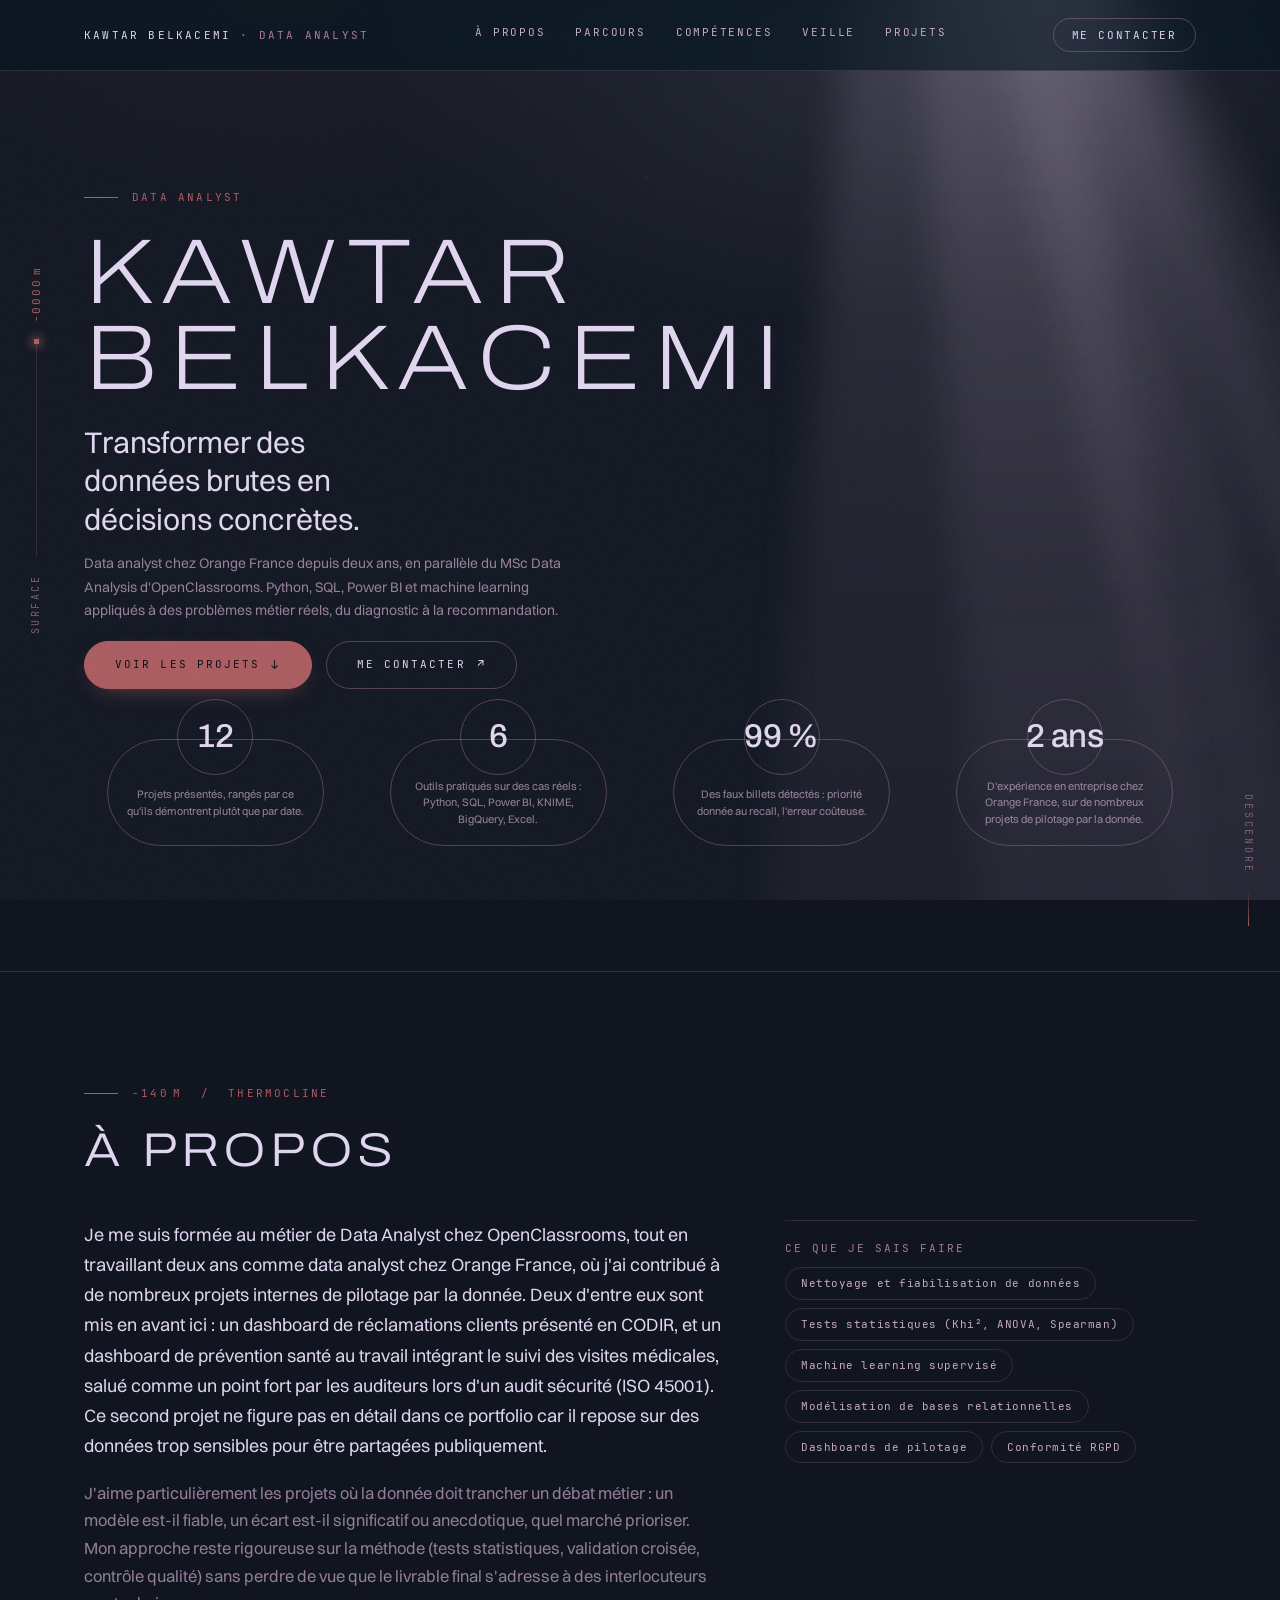
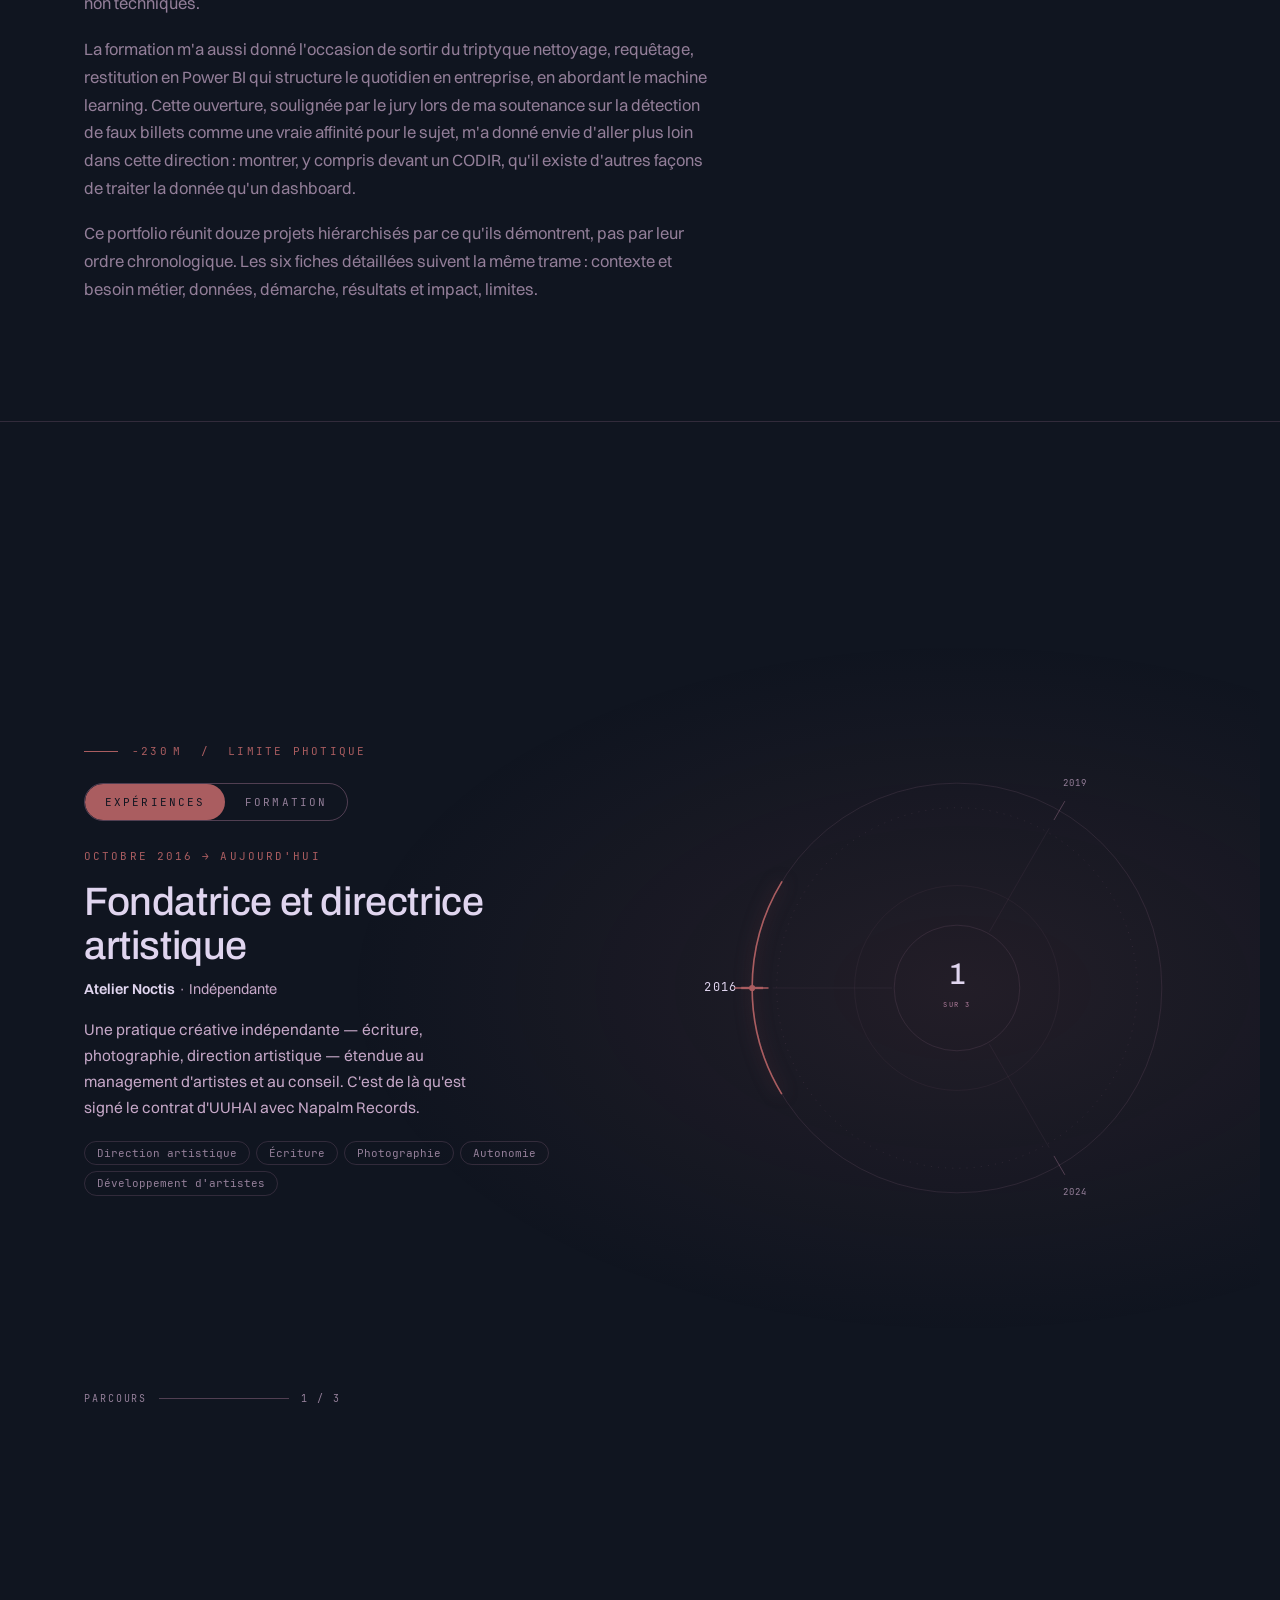
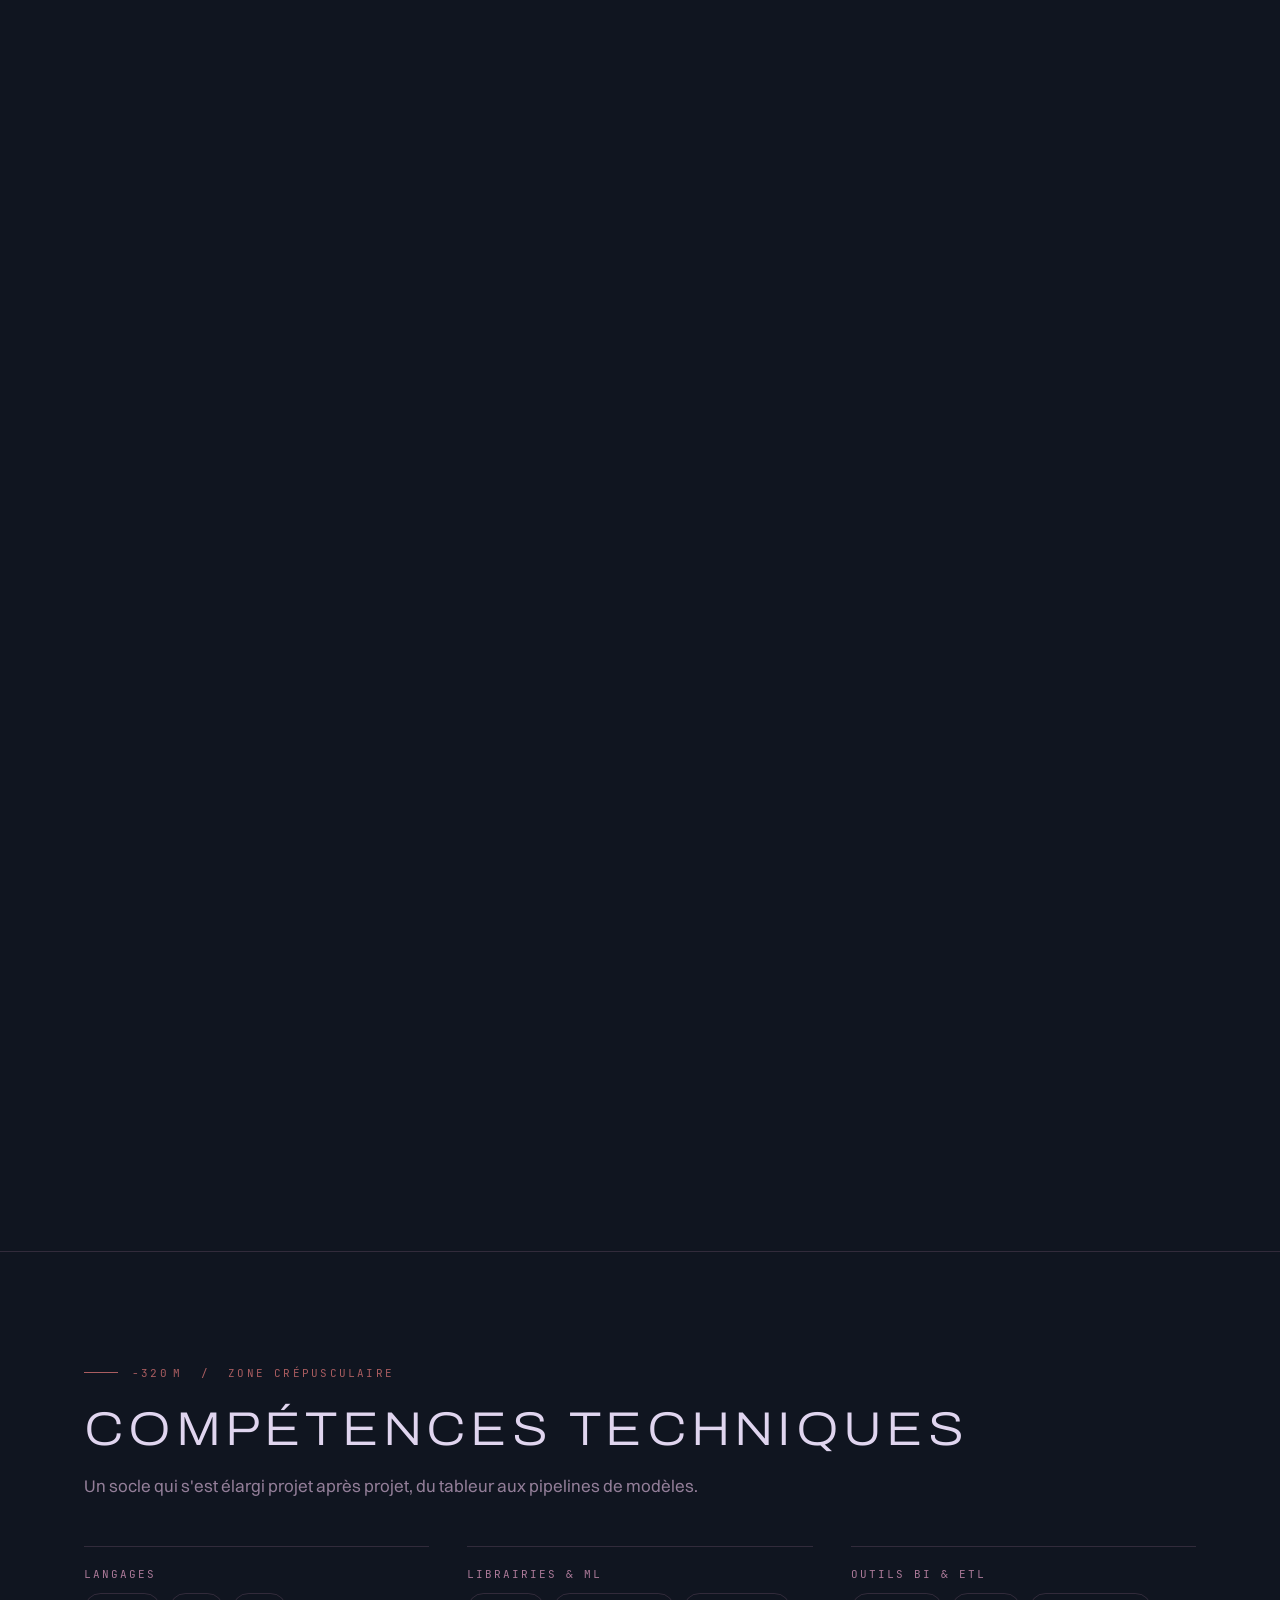
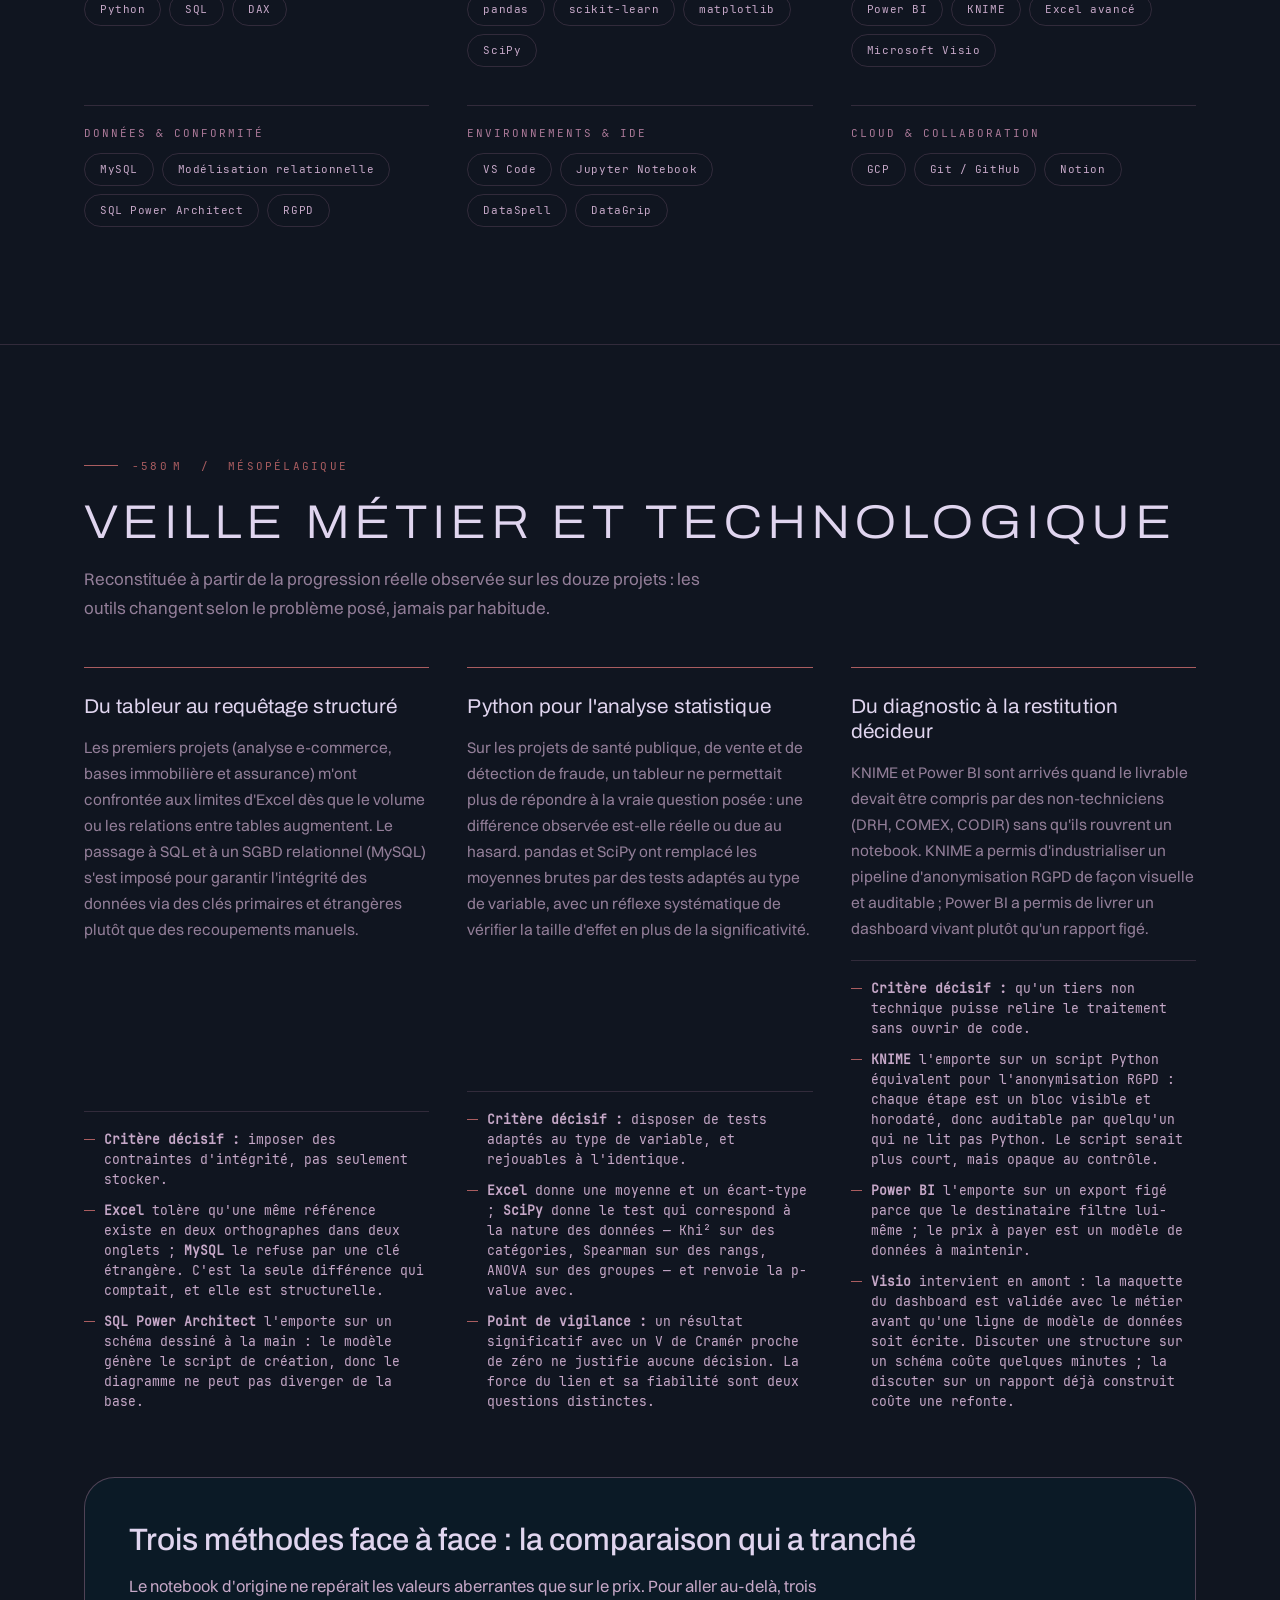
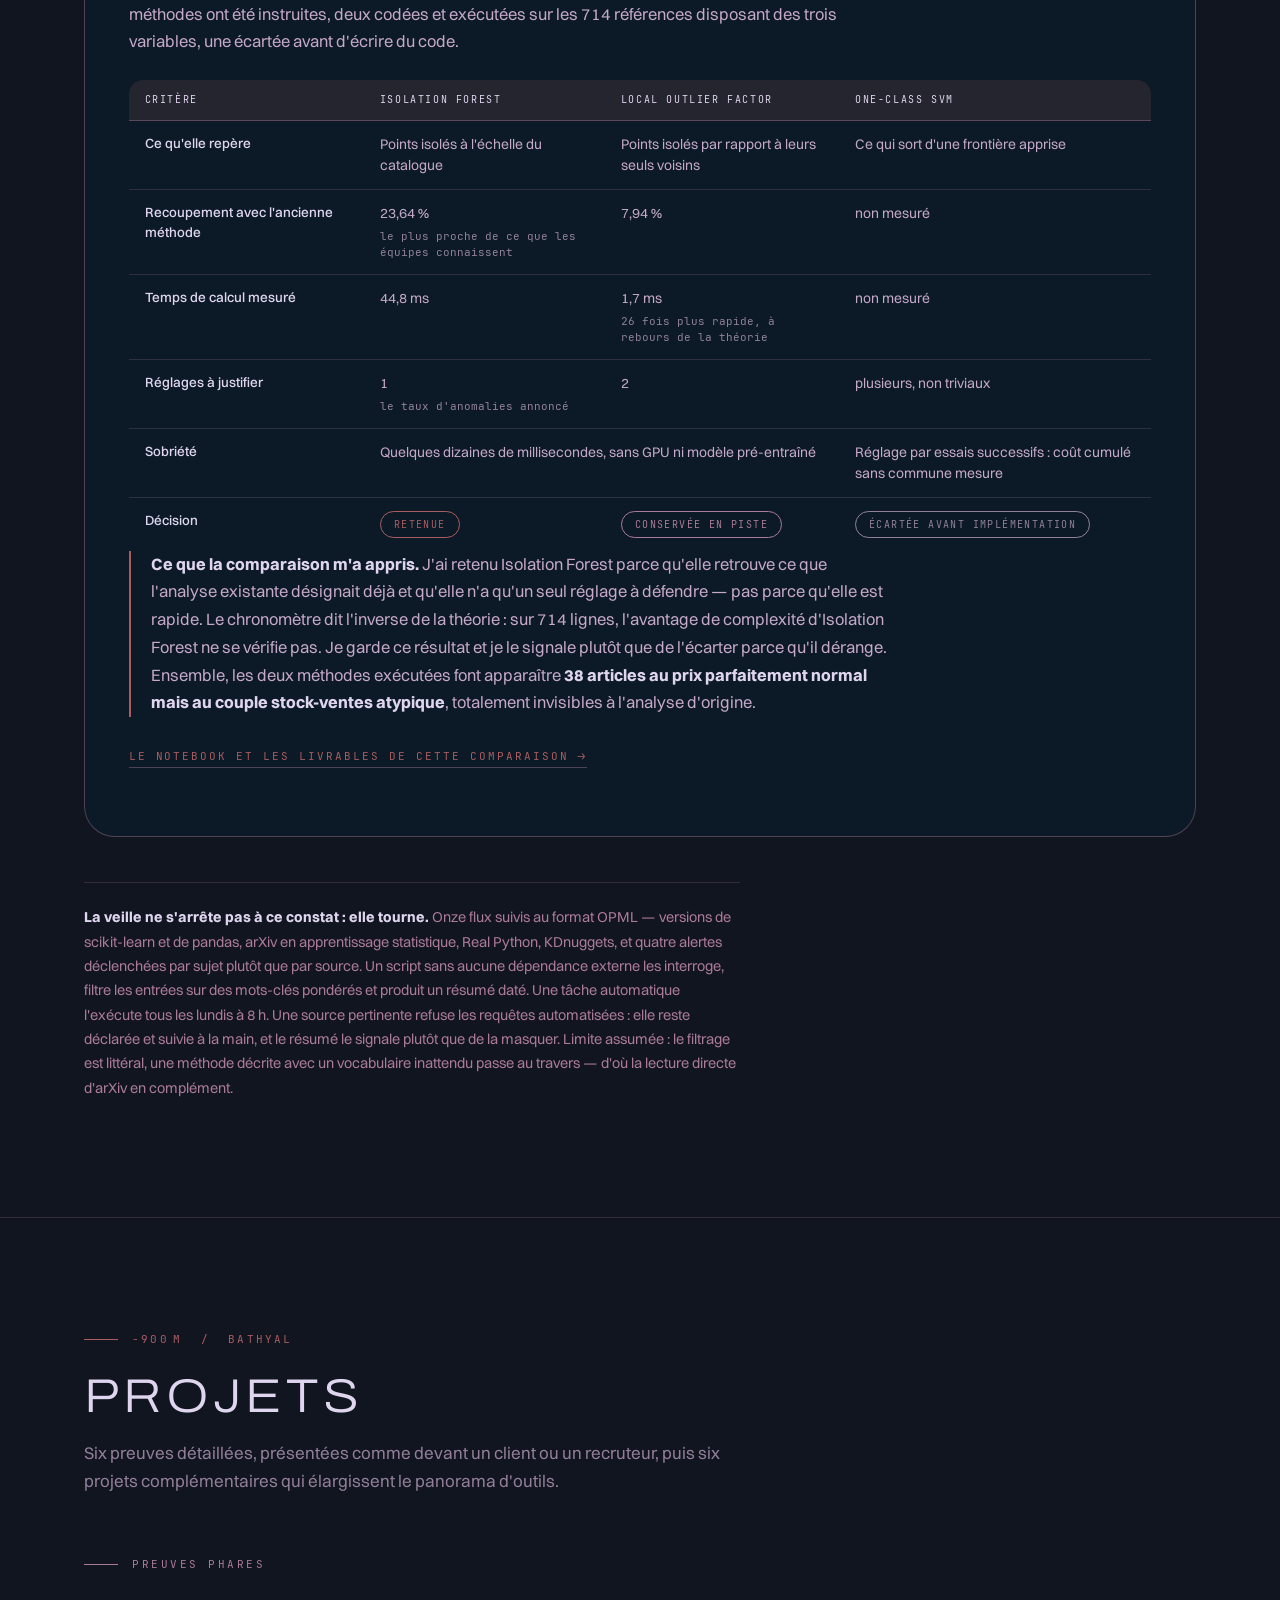
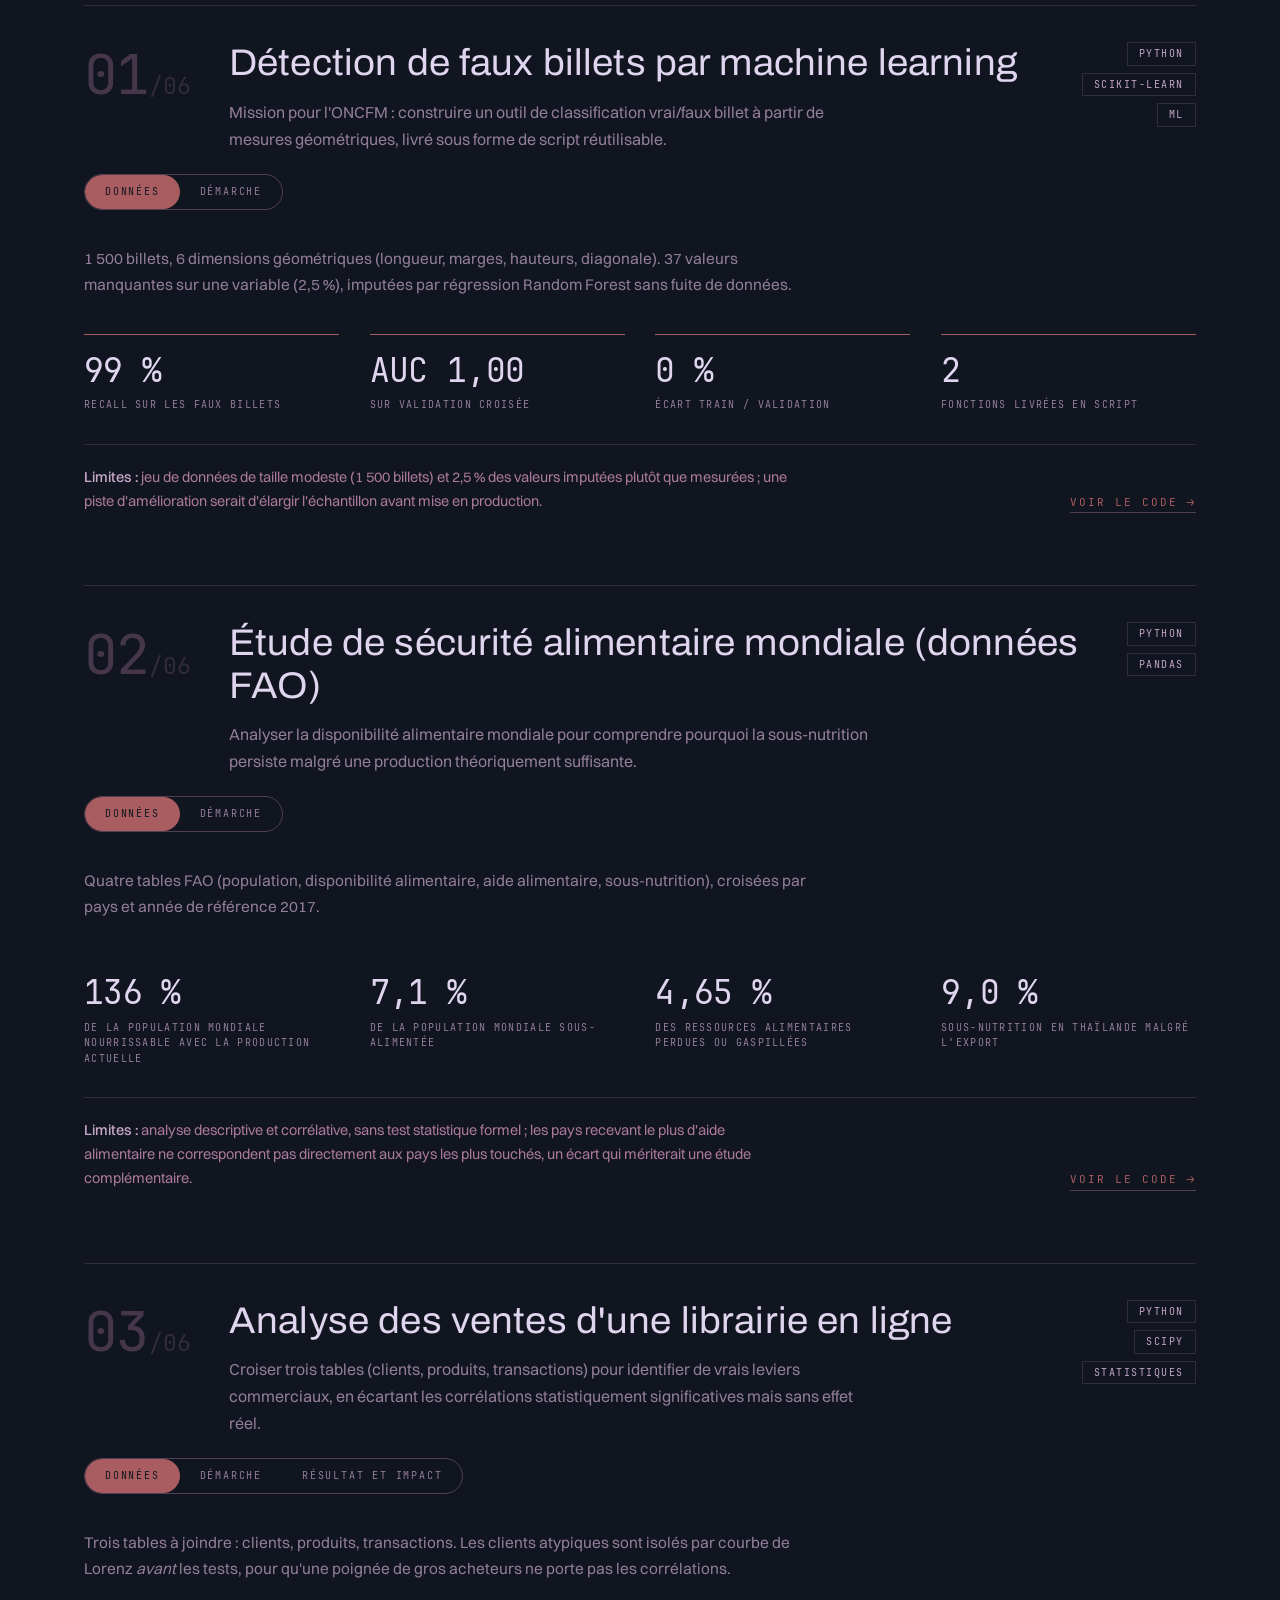
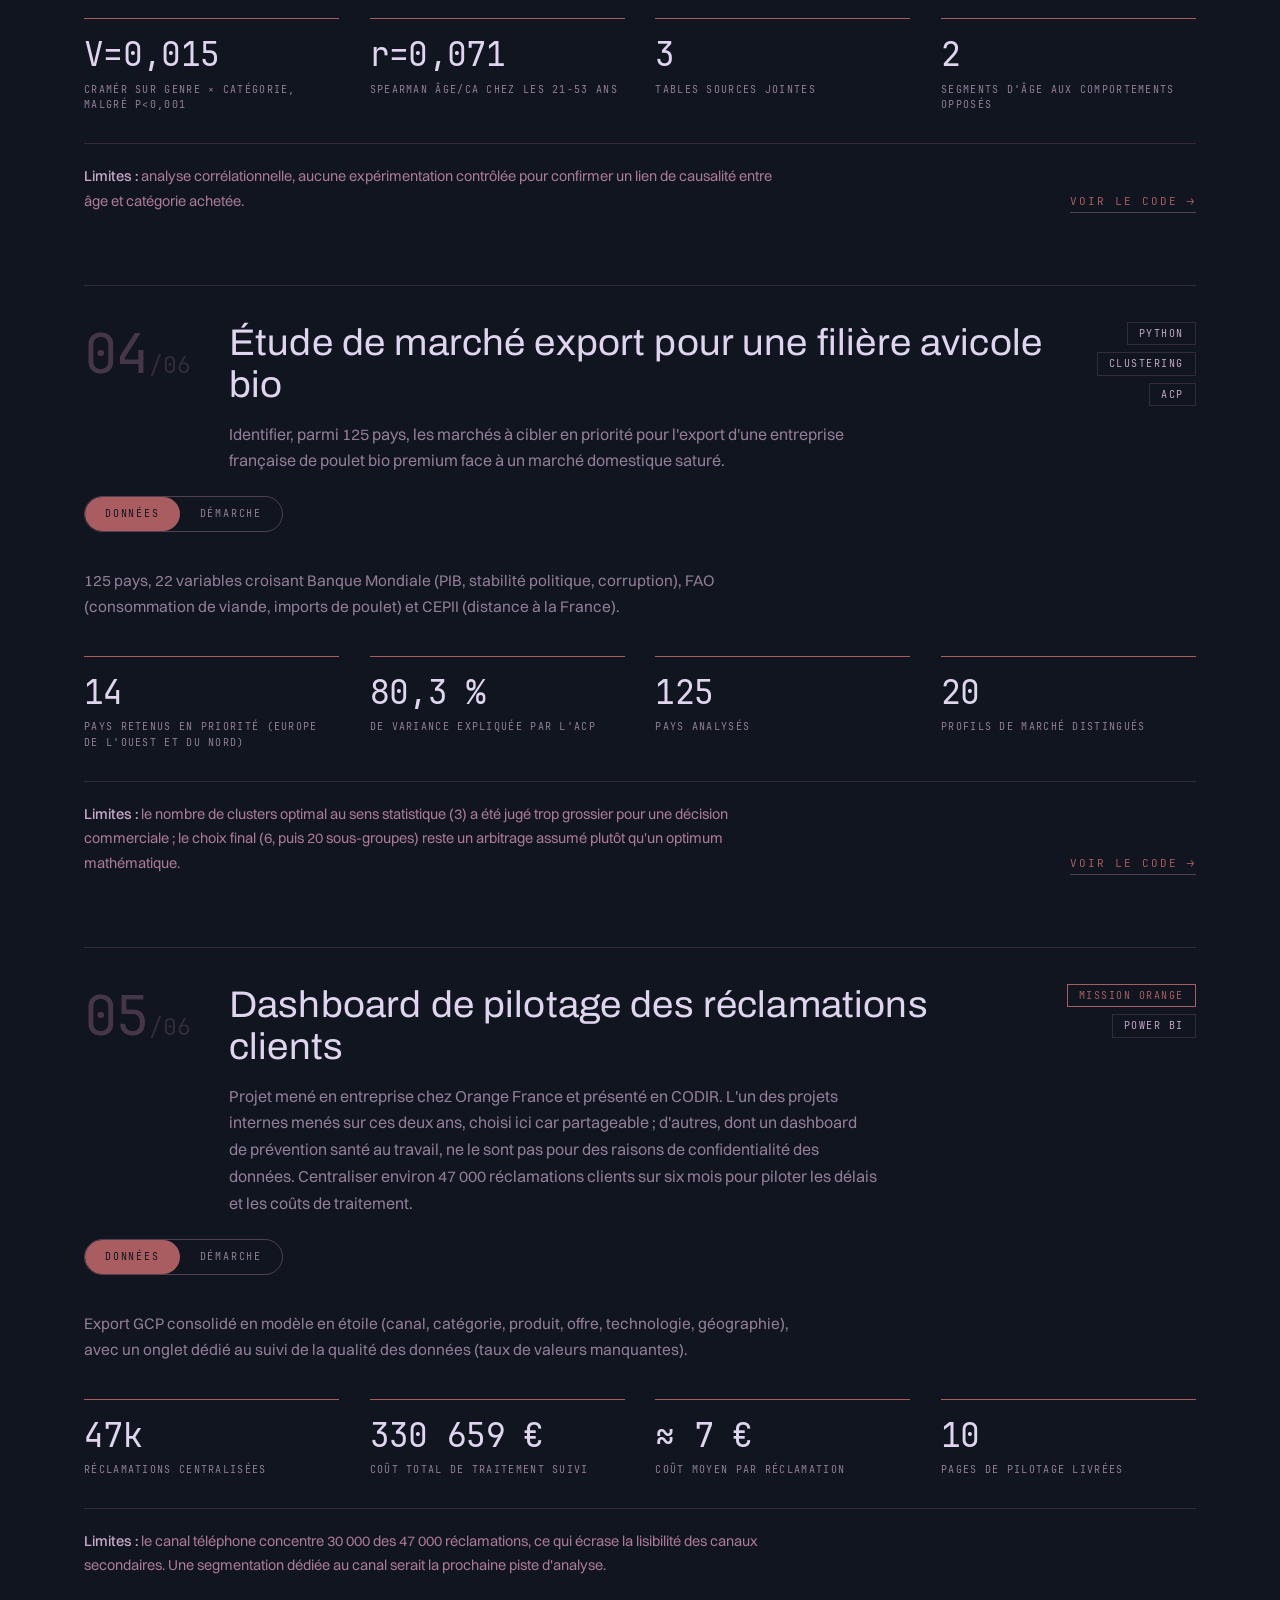
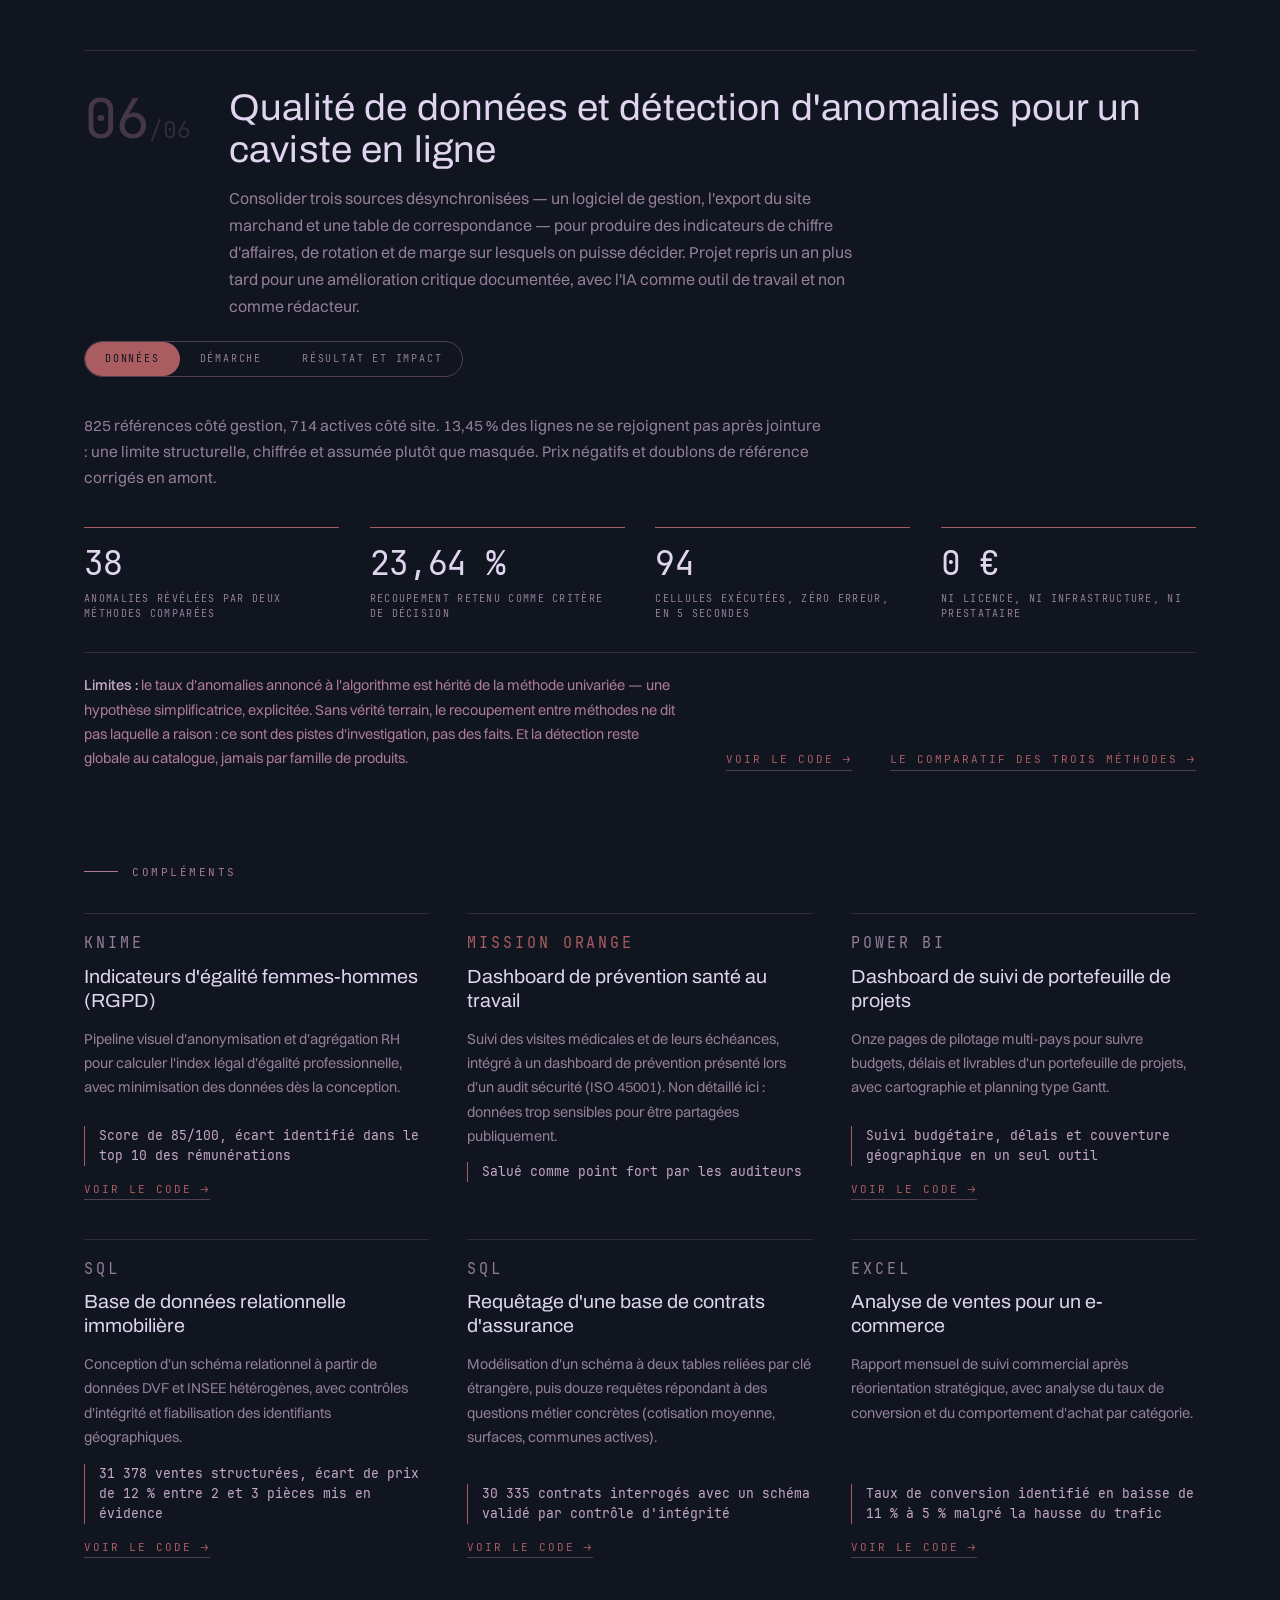
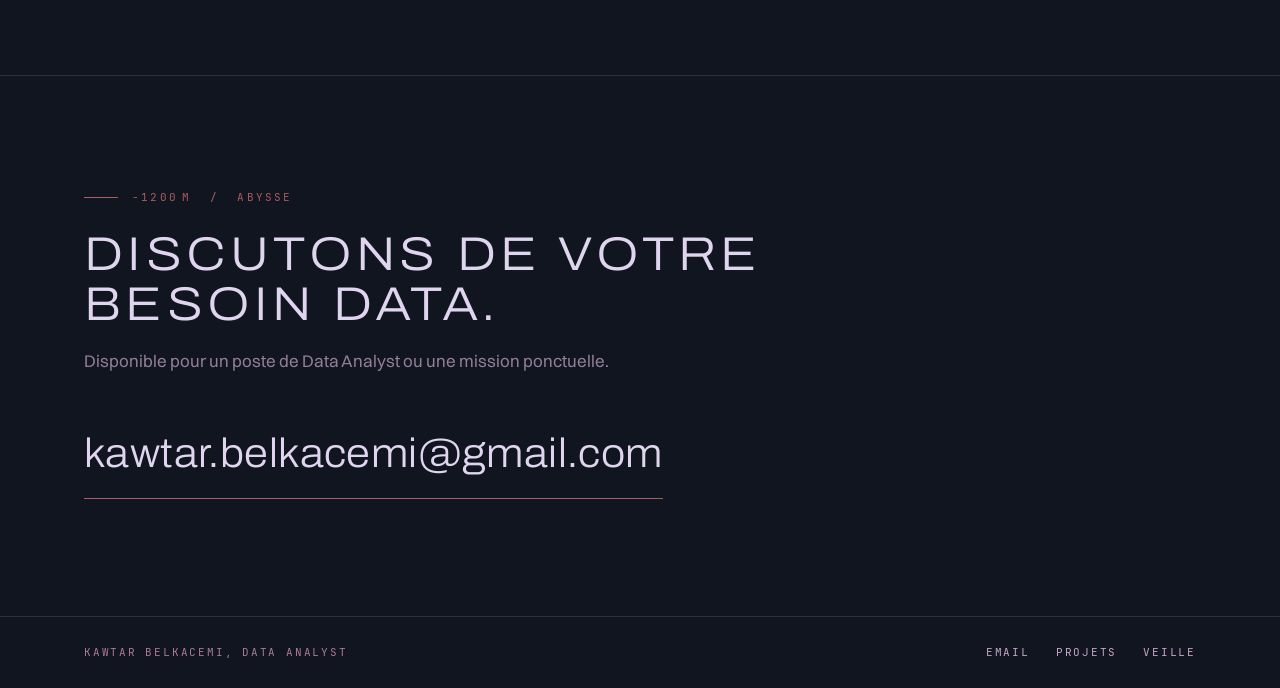
<file: index.html>
<!doctype html>
<html lang="fr">
<head>
<meta charset="utf-8">
<meta name="viewport" content="width=device-width, initial-scale=1">
<title>Kawtar Belkacemi — Data Analyst</title>
<meta name="description" content="Portfolio de Kawtar Belkacemi, Data Analyst. Douze projets, de l'analyse exploratoire au machine learning, avec démarche, résultats et veille technologique.">
<meta name="theme-color" content="#032633">
<link rel="preconnect" href="https://fonts.googleapis.com">
<link rel="preconnect" href="https://fonts.gstatic.com" crossorigin>
<link rel="stylesheet" href="https://fonts.googleapis.com/css2?family=Archivo:wdth,wght@62..125,100..900&display=swap">
<link rel="stylesheet" href="style.css">
</head>
<body>

<a class="skip" href="#contenu">Aller au contenu</a>

<canvas id="drift" aria-hidden="true"></canvas>
<div class="veil" aria-hidden="true"></div>

<aside class="rail" aria-hidden="true">
  <span class="rail-depth" id="railDepth">−0000&thinsp;m</span>
  <span class="rail-track"><span class="rail-fill" id="railFill"></span></span>
  <span class="rail-zone" id="railZone">Surface</span>
</aside>

<header class="nav">
  <div class="wrap">
    <a class="brand" href="#top">Kawtar Belkacemi <span>· Data Analyst</span></a>
    <nav class="links" aria-label="Sections">
      <a href="#apropos">À propos</a>
      <a href="#parcours">Parcours</a>
      <a href="#competences">Compétences</a>
      <a href="#veille">Veille</a>
      <a href="#projets">Projets</a>
    </nav>
    <a class="nav-cta" href="mailto:kawtar.belkacemi@gmail.com">Me contacter</a>
  </div>
</header>

<main id="contenu">

  <!-- ————————————————————————————— SURFACE ————————————————————————————— -->
  <section class="hero" id="top" data-depth="0" data-zone="Surface">
    <div class="wrap">
      <p class="eyebrow"><span class="tick"></span>Data Analyst</p>
      <h1>
        <span class="h1-name" aria-hidden="true"><em>Kawtar</em><em>Belkacemi</em></span>
        <span class="sr-only">Kawtar Belkacemi — </span>
        <span class="h1-claim">Transformer des données brutes en décisions concrètes.</span>
      </h1>
      <p class="sub">Data analyst chez Orange France depuis deux ans, en parallèle du MSc Data Analysis d'OpenClassrooms. Python, SQL, Power BI et machine learning appliqués à des problèmes métier réels, du diagnostic à la recommandation.</p>
      <div class="hero-actions">
        <a class="btn-primary" href="#projets">Voir les projets</a>
        <a class="btn-secondary" href="mailto:kawtar.belkacemi@gmail.com">Me contacter</a>
      </div>
      <ul class="hero-meta">
        <li class="stat"><b>12</b><span>Projets présentés, rangés par ce qu'ils démontrent plutôt que par date.</span></li>
        <li class="stat"><b>6</b><span>Outils pratiqués sur des cas réels : Python, SQL, Power BI, KNIME, BigQuery, Excel.</span></li>
        <li class="stat"><b>99&nbsp;%</b><span>Des faux billets détectés : priorité donnée au recall, l'erreur coûteuse.</span></li>
        <li class="stat"><b>2 ans</b><span>D'expérience en entreprise chez Orange France, sur de nombreux projets de pilotage par la donnée.</span></li>
      </ul>
    </div>
    <span class="scroll-hint" aria-hidden="true">Descendre</span>
  </section>

  <!-- ————————————————————————————— −140 m ————————————————————————————— -->
  <section id="apropos" data-depth="140" data-zone="Thermocline">
    <div class="wrap">
      <div class="section-head reveal">
        <p class="eyebrow"><span class="tick"></span>−140&thinsp;m &nbsp;/&nbsp; Thermocline</p>
        <h2>À propos</h2>
      </div>
      <div class="about-grid">
        <div class="about-text reveal">
          <p>Je me suis formée au métier de Data Analyst chez OpenClassrooms, tout en travaillant deux ans comme data analyst chez Orange France, où j'ai contribué à de nombreux projets internes de pilotage par la donnée. Deux d'entre eux sont mis en avant ici : un dashboard de réclamations clients présenté en CODIR, et un dashboard de prévention santé au travail intégrant le suivi des visites médicales, salué comme un point fort par les auditeurs lors d'un audit sécurité (ISO 45001). Ce second projet ne figure pas en détail dans ce portfolio car il repose sur des données trop sensibles pour être partagées publiquement.</p>
          <p>J'aime particulièrement les projets où la donnée doit trancher un débat métier : un modèle est-il fiable, un écart est-il significatif ou anecdotique, quel marché prioriser. Mon approche reste rigoureuse sur la méthode (tests statistiques, validation croisée, contrôle qualité) sans perdre de vue que le livrable final s'adresse à des interlocuteurs non techniques.</p>
          <p>La formation m'a aussi donné l'occasion de sortir du triptyque nettoyage, requêtage, restitution en Power BI qui structure le quotidien en entreprise, en abordant le machine learning. Cette ouverture, soulignée par le jury lors de ma soutenance sur la détection de faux billets comme une vraie affinité pour le sujet, m'a donné envie d'aller plus loin dans cette direction : montrer, y compris devant un CODIR, qu'il existe d'autres façons de traiter la donnée qu'un dashboard.</p>
          <p>Ce portfolio réunit douze projets hiérarchisés par ce qu'ils démontrent, pas par leur ordre chronologique. Les six fiches détaillées suivent la même trame : contexte et besoin métier, données, démarche, résultats et impact, limites.</p>
        </div>
        <div class="about-aside reveal">
          <h3 class="mono-label">Ce que je sais faire</h3>
          <ul class="tag-list">
            <li>Nettoyage et fiabilisation de données</li>
            <li>Tests statistiques (Khi², ANOVA, Spearman)</li>
            <li>Machine learning supervisé</li>
            <li>Modélisation de bases relationnelles</li>
            <li>Dashboards de pilotage</li>
            <li>Conformité RGPD</li>
          </ul>
        </div>
      </div>
    </div>
  </section>


  <!-- ————————————————————————————— −230 m ————————————————————————————— -->
  <section id="parcours" data-depth="230" data-zone="Limite photique">
    <div class="pk-stage">
      <div class="pk-panel">
        <p class="eyebrow"><span class="tick"></span>−230&thinsp;m &nbsp;/&nbsp; Limite photique</p>
        <div class="pk-toggle" role="group" aria-label="Filtrer le parcours">
          <button id="pkExp" type="button" aria-pressed="true">Expériences</button>
          <button id="pkForm" type="button" aria-pressed="false">Formation</button>
        </div>
        <div class="pk-entry" id="pkEntry" aria-live="polite"></div>
      </div>
      <div class="pk-wheel" id="pkWheel">
        <svg viewBox="0 0 700 700" id="pkSvg" aria-hidden="true">
          <circle class="pk-rim" cx="350" cy="350" r="300"></circle>
          <circle class="pk-rim-dot" cx="350" cy="350" r="264"></circle>
          <circle class="pk-rim" cx="350" cy="350" r="150" opacity=".5"></circle>
          <circle class="pk-lit" id="pkLit" cx="350" cy="350" r="300" transform="rotate(180 350 350)"></circle>
          <g id="pkSpin"></g>
          <line class="pk-marker" x1="24" y1="350" x2="74" y2="350"></line>
          <circle class="pk-marker-dot" cx="50" cy="350" r="4.5"></circle>
          <circle class="pk-hub" cx="350" cy="350" r="92"></circle>
          <text class="pk-hub-count" id="pkCount" x="350" y="344" text-anchor="middle">1</text>
          <text class="pk-hub-label" id="pkTotal" x="350" y="378" text-anchor="middle">sur 3</text>
        </svg>
      </div>
      <div class="pk-gauge" aria-hidden="true">
        <span>Parcours</span><span class="bar"><i id="pkGauge"></i></span><span id="pkTxt">1 / 3</span>
      </div>
    </div>
  </section>

  <!-- ————————————————————————————— −320 m ————————————————————————————— -->
  <section id="competences" data-depth="320" data-zone="Zone crépusculaire">
    <div class="wrap">
      <div class="section-head reveal">
        <p class="eyebrow"><span class="tick"></span>−320&thinsp;m &nbsp;/&nbsp; Zone crépusculaire</p>
        <h2>Compétences techniques</h2>
        <p class="lede">Un socle qui s'est élargi projet après projet, du tableur aux pipelines de modèles.</p>
      </div>
      <div class="skill-grid">
        <div class="skill-group reveal">
          <h3 class="mono-label">Langages</h3>
          <ul class="tag-list"><li>Python</li><li>SQL</li><li>DAX</li></ul>
        </div>
        <div class="skill-group reveal">
          <h3 class="mono-label">Librairies &amp; ML</h3>
          <ul class="tag-list"><li>pandas</li><li>scikit-learn</li><li>matplotlib</li><li>SciPy</li></ul>
        </div>
        <div class="skill-group reveal">
          <h3 class="mono-label">Outils BI &amp; ETL</h3>
          <ul class="tag-list"><li>Power BI</li><li>KNIME</li><li>Excel avancé</li><li>Microsoft Visio</li></ul>
        </div>
        <div class="skill-group reveal">
          <h3 class="mono-label">Données &amp; conformité</h3>
          <ul class="tag-list"><li>MySQL</li><li>Modélisation relationnelle</li><li>SQL Power Architect</li><li>RGPD</li></ul>
        </div>
        <div class="skill-group reveal">
          <h3 class="mono-label">Environnements &amp; IDE</h3>
          <ul class="tag-list"><li>VS Code</li><li>Jupyter Notebook</li><li>DataSpell</li><li>DataGrip</li></ul>
        </div>
        <div class="skill-group reveal">
          <h3 class="mono-label">Cloud &amp; collaboration</h3>
          <ul class="tag-list"><li>GCP</li><li>Git / GitHub</li><li>Notion</li></ul>
        </div>
      </div>
    </div>
  </section>

  <!-- ————————————————————————————— −580 m ————————————————————————————— -->
  <section id="veille" data-depth="580" data-zone="Mésopélagique">
    <div class="wrap">
      <div class="section-head reveal">
        <p class="eyebrow"><span class="tick"></span>−580&thinsp;m &nbsp;/&nbsp; Mésopélagique</p>
        <h2>Veille métier et technologique</h2>
        <p class="lede">Reconstituée à partir de la progression réelle observée sur les douze projets : les outils changent selon le problème posé, jamais par habitude.</p>
      </div>
      <div class="veille-grid">
        <article class="veille-card reveal">
          <h3>Du tableur au requêtage structuré</h3>
          <p>Les premiers projets (analyse e-commerce, bases immobilière et assurance) m'ont confrontée aux limites d'Excel dès que le volume ou les relations entre tables augmentent. Le passage à SQL et à un SGBD relationnel (MySQL) s'est imposé pour garantir l'intégrité des données via des clés primaires et étrangères plutôt que des recoupements manuels.</p>
          <ul>
            <li><b>Critère décisif :</b> imposer des contraintes d'intégrité, pas seulement stocker.</li>
            <li><b>Excel</b> tolère qu'une même référence existe en deux orthographes dans deux onglets ; <b>MySQL</b> le refuse par une clé étrangère. C'est la seule différence qui comptait, et elle est structurelle.</li>
            <li><b>SQL Power Architect</b> l'emporte sur un schéma dessiné à la main : le modèle génère le script de création, donc le diagramme ne peut pas diverger de la base.</li>
          </ul>
        </article>
        <article class="veille-card reveal">
          <h3>Python pour l'analyse statistique</h3>
          <p>Sur les projets de santé publique, de vente et de détection de fraude, un tableur ne permettait plus de répondre à la vraie question posée : une différence observée est-elle réelle ou due au hasard. pandas et SciPy ont remplacé les moyennes brutes par des tests adaptés au type de variable, avec un réflexe systématique de vérifier la taille d'effet en plus de la significativité.</p>
          <ul>
            <li><b>Critère décisif :</b> disposer de tests adaptés au type de variable, et rejouables à l'identique.</li>
            <li><b>Excel</b> donne une moyenne et un écart-type ; <b>SciPy</b> donne le test qui correspond à la nature des données — Khi² sur des catégories, Spearman sur des rangs, ANOVA sur des groupes — et renvoie la p-value avec.</li>
            <li><b>Point de vigilance :</b> un résultat significatif avec un V de Cramér proche de zéro ne justifie aucune décision. La force du lien et sa fiabilité sont deux questions distinctes.</li>
          </ul>
        </article>
        <article class="veille-card reveal">
          <h3>Du diagnostic à la restitution décideur</h3>
          <p>KNIME et Power BI sont arrivés quand le livrable devait être compris par des non-techniciens (DRH, COMEX, CODIR) sans qu'ils rouvrent un notebook. KNIME a permis d'industrialiser un pipeline d'anonymisation RGPD de façon visuelle et auditable ; Power BI a permis de livrer un dashboard vivant plutôt qu'un rapport figé.</p>
          <ul>
            <li><b>Critère décisif :</b> qu'un tiers non technique puisse relire le traitement sans ouvrir de code.</li>
            <li><b>KNIME</b> l'emporte sur un script Python équivalent pour l'anonymisation RGPD : chaque étape est un bloc visible et horodaté, donc auditable par quelqu'un qui ne lit pas Python. Le script serait plus court, mais opaque au contrôle.</li>
            <li><b>Power BI</b> l'emporte sur un export figé parce que le destinataire filtre lui-même ; le prix à payer est un modèle de données à maintenir.</li>
            <li><b>Visio</b> intervient en amont : la maquette du dashboard est validée avec le métier avant qu'une ligne de modèle de données soit écrite. Discuter une structure sur un schéma coûte quelques minutes ; la discuter sur un rapport déjà construit coûte une refonte.</li>
          </ul>
        </article>
      </div>
      <div class="veille-compare reveal">
        <h3 id="compare-titre">Trois méthodes face à face : la comparaison qui a tranché</h3>
        <p>Le notebook d'origine ne repérait les valeurs aberrantes que sur le prix. Pour aller au-delà, trois méthodes ont été instruites, deux codées et exécutées sur les 714 références disposant des trois variables, une écartée avant d'écrire du code.</p>
        <div class="table-scroll" tabindex="0" role="region" aria-labelledby="compare-titre">
          <table class="cmp">
            <caption class="sr-only">Comparaison de trois méthodes de détection d'anomalies sur cinq critères, avec la décision retenue pour chacune.</caption>
            <thead>
              <tr>
                <th scope="col">Critère</th>
                <th scope="col">Isolation Forest</th>
                <th scope="col">Local Outlier Factor</th>
                <th scope="col">One-Class SVM</th>
              </tr>
            </thead>
            <tbody>
              <tr><th scope="row">Ce qu'elle repère</th>
                <td>Points isolés à l'échelle du catalogue</td>
                <td>Points isolés par rapport à leurs seuls voisins</td>
                <td>Ce qui sort d'une frontière apprise</td></tr>
              <tr><th scope="row">Recoupement avec l'ancienne méthode</th>
                <td>23,64&nbsp;% <span class="cmp-note">le plus proche de ce que les équipes connaissent</span></td>
                <td>7,94&nbsp;%</td>
                <td>non mesuré</td></tr>
              <tr><th scope="row">Temps de calcul mesuré</th>
                <td>44,8&nbsp;ms</td>
                <td>1,7&nbsp;ms <span class="cmp-note">26 fois plus rapide, à rebours de la théorie</span></td>
                <td>non mesuré</td></tr>
              <tr><th scope="row">Réglages à justifier</th>
                <td>1 <span class="cmp-note">le taux d'anomalies annoncé</span></td>
                <td>2</td>
                <td>plusieurs, non triviaux</td></tr>
              <tr><th scope="row">Sobriété</th>
                <td colspan="2">Quelques dizaines de millisecondes, sans GPU ni modèle pré-entraîné</td>
                <td>Réglage par essais successifs : coût cumulé sans commune mesure</td></tr>
              <tr><th scope="row">Décision</th>
                <td><b class="verdict keep">Retenue</b></td>
                <td><b class="verdict hold">Conservée en piste</b></td>
                <td><b class="verdict drop">Écartée avant implémentation</b></td></tr>
            </tbody>
          </table>
        </div>
        <p class="cmp-read"><b>Ce que la comparaison m'a appris.</b> J'ai retenu Isolation Forest parce qu'elle retrouve ce que l'analyse existante désignait déjà et qu'elle n'a qu'un seul réglage à défendre — pas parce qu'elle est rapide. Le chronomètre dit l'inverse de la théorie : sur 714 lignes, l'avantage de complexité d'Isolation Forest ne se vérifie pas. Je garde ce résultat et je le signale plutôt que de l'écarter parce qu'il dérange. Ensemble, les deux méthodes exécutées font apparaître <b>38 articles au prix parfaitement normal mais au couple stock-ventes atypique</b>, totalement invisibles à l'analyse d'origine.</p>
        <p class="cmp-links">
          <a class="code-link" href="https://github.com/ArtemisKaldwin/data-analyst-projects/tree/main/p06-qualite-donnees-boutique">Le notebook et les livrables de cette comparaison</a>
        </p>
      </div>

      <p class="veille-note reveal"><b>La veille ne s'arrête pas à ce constat : elle tourne.</b> Onze flux suivis au format OPML — versions de scikit-learn et de pandas, arXiv en apprentissage statistique, Real Python, KDnuggets, et quatre alertes déclenchées par sujet plutôt que par source. Un script sans aucune dépendance externe les interroge, filtre les entrées sur des mots-clés pondérés et produit un résumé daté. Une tâche automatique l'exécute tous les lundis à 8&nbsp;h. Une source pertinente refuse les requêtes automatisées : elle reste déclarée et suivie à la main, et le résumé le signale plutôt que de la masquer. Limite assumée : le filtrage est littéral, une méthode décrite avec un vocabulaire inattendu passe au travers — d'où la lecture directe d'arXiv en complément.</p>
    </div>
  </section>

  <!-- ————————————————————————————— −900 m ————————————————————————————— -->
  <section id="projets" data-depth="900" data-zone="Bathyal">
    <div class="wrap">
      <div class="section-head reveal">
        <p class="eyebrow"><span class="tick"></span>−900&thinsp;m &nbsp;/&nbsp; Bathyal</p>
        <h2>Projets</h2>
        <p class="lede">Six preuves détaillées, présentées comme devant un client ou un recruteur, puis six projets complémentaires qui élargissent le panorama d'outils.</p>
      </div>

      <p class="tier-label reveal"><span class="tick"></span>Preuves phares</p>

      <!-- P12 -->
      <article class="proof reveal">
        <header class="proof-head">
          <p class="proof-index">01<span>/06</span></p>
          <div class="proof-title">
            <h3>Détection de faux billets par machine learning</h3>
            <p class="ctx">Mission pour l'ONCFM : construire un outil de classification vrai/faux billet à partir de mesures géométriques, livré sous forme de script réutilisable.</p>
          </div>
          <ul class="badges">
            <li>Python</li><li>scikit-learn</li><li>ML</li>
          </ul>
        </header>
        <div class="proof-body">
          <div class="proof-col">
            <h4 class="mono-label">Données</h4>
            <p>1 500 billets, 6 dimensions géométriques (longueur, marges, hauteurs, diagonale). 37 valeurs manquantes sur une variable (2,5&nbsp;%), imputées par régression Random Forest sans fuite de données.</p>
          </div>
          <div class="proof-col">
            <h4 class="mono-label">Démarche</h4>
            <p>Trois modèles comparés (régression logistique, KNN, forêt aléatoire) avec validation croisée à 5 plis. Optimisation des hyperparamètres par recherche sur grille, priorité donnée au recall sur les faux billets plutôt qu'à l'accuracy globale.</p>
          </div>
        </div>
        <ul class="stat-row">
          <li class="stat"><b>99&nbsp;%</b><span>Recall sur les faux billets</span></li>
          <li class="stat"><b>AUC 1,00</b><span>Sur validation croisée</span></li>
          <li class="stat"><b>0&nbsp;%</b><span>Écart train / validation</span></li>
          <li class="stat"><b>2</b><span>Fonctions livrées en script</span></li>
        </ul>
        <footer class="proof-foot">
          <p class="limits-line"><strong>Limites :</strong> jeu de données de taille modeste (1 500 billets) et 2,5&nbsp;% des valeurs imputées plutôt que mesurées ; une piste d'amélioration serait d'élargir l'échantillon avant mise en production.</p>
          <a class="code-link" href="https://github.com/ArtemisKaldwin/data-analyst-projects/tree/main/p12-detection-faux-billets" target="_blank" rel="noopener">Voir le code</a>
        </footer>
      </article>

      <!-- P4 -->
      <article class="proof reveal">
        <header class="proof-head">
          <p class="proof-index">02<span>/06</span></p>
          <div class="proof-title">
            <h3>Étude de sécurité alimentaire mondiale (données FAO)</h3>
            <p class="ctx">Analyser la disponibilité alimentaire mondiale pour comprendre pourquoi la sous-nutrition persiste malgré une production théoriquement suffisante.</p>
          </div>
          <ul class="badges">
            <li>Python</li><li>pandas</li>
          </ul>
        </header>
        <div class="proof-body">
          <div class="proof-col">
            <h4 class="mono-label">Données</h4>
            <p>Quatre tables FAO (population, disponibilité alimentaire, aide alimentaire, sous-nutrition), croisées par pays et année de référence 2017.</p>
          </div>
          <div class="proof-col">
            <h4 class="mono-label">Démarche</h4>
            <p>Construction d'indicateurs de disponibilité calorique théorique, comparaison production réelle vs besoins, étude de cas ciblée (export de manioc thaïlandais) pour illustrer le paradoxe production-export-sous-nutrition.</p>
          </div>
        </div>
        <ul class="stat-row">
          <li class="stat"><b>136&nbsp;%</b><span>De la population mondiale nourrissable avec la production actuelle</span></li>
          <li class="stat"><b>7,1&nbsp;%</b><span>De la population mondiale sous-alimentée</span></li>
          <li class="stat"><b>4,65&nbsp;%</b><span>Des ressources alimentaires perdues ou gaspillées</span></li>
          <li class="stat"><b>9,0&nbsp;%</b><span>Sous-nutrition en Thaïlande malgré l'export</span></li>
        </ul>
        <footer class="proof-foot">
          <p class="limits-line"><strong>Limites :</strong> analyse descriptive et corrélative, sans test statistique formel ; les pays recevant le plus d'aide alimentaire ne correspondent pas directement aux pays les plus touchés, un écart qui mériterait une étude complémentaire.</p>
          <a class="code-link" href="https://github.com/ArtemisKaldwin/data-analyst-projects/tree/main/p04-etude-sante-publique" target="_blank" rel="noopener">Voir le code</a>
        </footer>
      </article>

      <!-- P9 -->
      <article class="proof reveal">
        <header class="proof-head">
          <p class="proof-index">03<span>/06</span></p>
          <div class="proof-title">
            <h3>Analyse des ventes d'une librairie en ligne</h3>
            <p class="ctx">Croiser trois tables (clients, produits, transactions) pour identifier de vrais leviers commerciaux, en écartant les corrélations statistiquement significatives mais sans effet réel.</p>
          </div>
          <ul class="badges">
            <li>Python</li><li>SciPy</li><li>Statistiques</li>
          </ul>
        </header>
        <div class="proof-body">
          <div class="proof-col">
            <h4 class="mono-label">Données</h4>
            <p>Trois tables à joindre : clients, produits, transactions. Les clients atypiques sont isolés par courbe de Lorenz <em>avant</em> les tests, pour qu'une poignée de gros acheteurs ne porte pas les corrélations.</p>
          </div>
          <div class="proof-col">
            <h4 class="mono-label">Démarche</h4>
            <p>Tests de normalité pour choisir entre Pearson et Spearman, puis Khi² et Kruskal-Wallis selon le type de variables croisées.</p>
          </div>
          <div class="proof-col">
            <h4 class="mono-label">Résultat et impact</h4>
            <p>Le lien entre genre et catégorie de livres achetés est statistiquement significatif (p ≈ 2,5×10⁻³⁴) mais son intensité réelle est quasi nulle (V de Cramér = 0,015) : ne pas segmenter le marketing par genre sur ce critère.</p>
          </div>
        </div>
        <ul class="stat-row">
          <li class="stat"><b>V=0,015</b><span>Cramér sur genre × catégorie, malgré p&lt;0,001</span></li>
          <li class="stat"><b>r=0,071</b><span>Spearman âge/CA chez les 21-53 ans</span></li>
          <li class="stat"><b>3</b><span>Tables sources jointes</span></li>
          <li class="stat"><b>2</b><span>Segments d'âge aux comportements opposés</span></li>
        </ul>
        <footer class="proof-foot">
          <p class="limits-line"><strong>Limites :</strong> analyse corrélationnelle, aucune expérimentation contrôlée pour confirmer un lien de causalité entre âge et catégorie achetée.</p>
          <a class="code-link" href="https://github.com/ArtemisKaldwin/data-analyst-projects/tree/main/p09-ventes-librairie" target="_blank" rel="noopener">Voir le code</a>
        </footer>
      </article>

      <!-- P11 -->
      <article class="proof reveal">
        <header class="proof-head">
          <p class="proof-index">04<span>/06</span></p>
          <div class="proof-title">
            <h3>Étude de marché export pour une filière avicole bio</h3>
            <p class="ctx">Identifier, parmi 125 pays, les marchés à cibler en priorité pour l'export d'une entreprise française de poulet bio premium face à un marché domestique saturé.</p>
          </div>
          <ul class="badges">
            <li>Python</li><li>Clustering</li><li>ACP</li>
          </ul>
        </header>
        <div class="proof-body">
          <div class="proof-col">
            <h4 class="mono-label">Données</h4>
            <p>125 pays, 22 variables croisant Banque Mondiale (PIB, stabilité politique, corruption), FAO (consommation de viande, imports de poulet) et CEPII (distance à la France).</p>
          </div>
          <div class="proof-col">
            <h4 class="mono-label">Démarche</h4>
            <p>ACP pour l'exploration (6 composantes, 80&nbsp;% de variance expliquée), puis KMeans à 6 groupes affiné par classification ascendante hiérarchique en 20 profils plus fins pour arbitrer entre le K statistiquement optimal et un découpage actionnable côté COMEX.</p>
          </div>
        </div>
        <ul class="stat-row">
          <li class="stat"><b>14</b><span>Pays retenus en priorité (Europe de l'Ouest et du Nord)</span></li>
          <li class="stat"><b>80,3&nbsp;%</b><span>De variance expliquée par l'ACP</span></li>
          <li class="stat"><b>125</b><span>Pays analysés</span></li>
          <li class="stat"><b>20</b><span>Profils de marché distingués</span></li>
        </ul>
        <footer class="proof-foot">
          <p class="limits-line"><strong>Limites :</strong> le nombre de clusters optimal au sens statistique (3) a été jugé trop grossier pour une décision commerciale ; le choix final (6, puis 20 sous-groupes) reste un arbitrage assumé plutôt qu'un optimum mathématique.</p>
          <a class="code-link" href="https://github.com/ArtemisKaldwin/data-analyst-projects/tree/main/p11-etude-marche-export" target="_blank" rel="noopener">Voir le code</a>
        </footer>
      </article>

      <!-- P10 -->
      <article class="proof reveal">
        <header class="proof-head">
          <p class="proof-index">05<span>/06</span></p>
          <div class="proof-title">
            <h3>Dashboard de pilotage des réclamations clients</h3>
            <p class="ctx">Projet mené en entreprise chez Orange France et présenté en CODIR. L'un des projets internes menés sur ces deux ans, choisi ici car partageable ; d'autres, dont un dashboard de prévention santé au travail, ne le sont pas pour des raisons de confidentialité des données. Centraliser environ 47 000 réclamations clients sur six mois pour piloter les délais et les coûts de traitement.</p>
          </div>
          <ul class="badges">
            <li class="pro">Mission Orange</li><li>Power BI</li>
          </ul>
        </header>
        <div class="proof-body">
          <div class="proof-col">
            <h4 class="mono-label">Données</h4>
            <p>Export GCP consolidé en modèle en étoile (canal, catégorie, produit, offre, technologie, géographie), avec un onglet dédié au suivi de la qualité des données (taux de valeurs manquantes).</p>
          </div>
          <div class="proof-col">
            <h4 class="mono-label">Démarche</h4>
            <p>Dix pages construites autour des usages métier réels : synthèse, évolution, raisons de réclamation, suivi opérationnel, suivi géographique, suivi financier, et une page d'extraction pour l'export filtré.</p>
          </div>
        </div>
        <ul class="stat-row">
          <li class="stat"><b>47k</b><span>Réclamations centralisées</span></li>
          <li class="stat"><b>330 659&nbsp;€</b><span>Coût total de traitement suivi</span></li>
          <li class="stat"><b>≈&nbsp;7&nbsp;€</b><span>Coût moyen par réclamation</span></li>
          <li class="stat"><b>10</b><span>Pages de pilotage livrées</span></li>
        </ul>
        <footer class="proof-foot">
          <p class="limits-line"><strong>Limites :</strong> le canal téléphone concentre 30 000 des 47 000 réclamations, ce qui écrase la lisibilité des canaux secondaires. Une segmentation dédiée au canal serait la prochaine piste d'analyse.</p>
        </footer>
      </article>

      <!-- P6 — sujet de la Mission 1 -->
      <article class="proof reveal">
        <header class="proof-head">
          <p class="proof-index">06<span>/06</span></p>
          <div class="proof-title">
            <h3>Qualité de données et détection d'anomalies pour un caviste en ligne</h3>
            <p class="ctx">Consolider trois sources désynchronisées — un logiciel de gestion, l'export du site marchand et une table de correspondance — pour produire des indicateurs de chiffre d'affaires, de rotation et de marge sur lesquels on puisse décider. Projet repris un an plus tard pour une amélioration critique documentée, avec l'IA comme outil de travail et non comme rédacteur.</p>
          </div>
        </header>
        <div class="proof-body">
          <div class="proof-col">
            <h4 class="mono-label">Données</h4>
            <p>825 références côté gestion, 714 actives côté site. 13,45&nbsp;% des lignes ne se rejoignent pas après jointure : une limite structurelle, chiffrée et assumée plutôt que masquée. Prix négatifs et doublons de référence corrigés en amont.</p>
          </div>
          <div class="proof-col">
            <h4 class="mono-label">Démarche</h4>
            <p>La première version ne repérait les valeurs aberrantes que sur le prix. Trois méthodes multivariées instruites, deux codées et exécutées, une écartée avant d'écrire du code. Réglage identique imposé aux deux pour que la comparaison soit équitable, temps de calcul mesurés et non estimés, corrélations validées par deux tests plutôt que lues sur une carte de chaleur.</p>
          </div>
          <div class="proof-col">
            <h4 class="mono-label">Résultat et impact</h4>
            <p>38 articles au prix parfaitement normal mais au couple stock-ventes atypique, invisibles à l'analyse d'origine. Et une conclusion de la version initiale qui bascule : entre stock et prix d'achat, un premier test ne détecte aucun lien, un second en trouve un fort et fiable.</p>
          </div>
        </div>
        <ul class="stat-row">
          <li class="stat"><b>38</b><span>Anomalies révélées par deux méthodes comparées</span></li>
          <li class="stat"><b>23,64&nbsp;%</b><span>Recoupement retenu comme critère de décision</span></li>
          <li class="stat"><b>94</b><span>Cellules exécutées, zéro erreur, en 5 secondes</span></li>
          <li class="stat"><b>0&nbsp;€</b><span>Ni licence, ni infrastructure, ni prestataire</span></li>
        </ul>
        <footer class="proof-foot">
          <p class="limits-line"><strong>Limites :</strong> le taux d'anomalies annoncé à l'algorithme est hérité de la méthode univariée — une hypothèse simplificatrice, explicitée. Sans vérité terrain, le recoupement entre méthodes ne dit pas laquelle a raison : ce sont des pistes d'investigation, pas des faits. Et la détection reste globale au catalogue, jamais par famille de produits.</p>
          <a class="code-link" href="https://github.com/ArtemisKaldwin/data-analyst-projects/tree/main/p06-qualite-donnees-boutique" target="_blank" rel="noopener">Voir le code</a>
          <a class="code-link" href="#veille">Le comparatif des trois méthodes</a>
        </footer>
      </article>

      <p class="tier-label reveal" style="margin-top:96px"><span class="tick"></span>Compléments</p>

      <div class="compact-grid">

        <article class="compact reveal">
          <p class="compact-tool">KNIME</p>
          <h4>Indicateurs d'égalité femmes-hommes (RGPD)</h4>
          <p>Pipeline visuel d'anonymisation et d'agrégation RH pour calculer l'index légal d'égalité professionnelle, avec minimisation des données dès la conception.</p>
          <p class="kpi">Score de 85/100, écart identifié dans le top 10 des rémunérations</p>
          <a class="code-link" href="https://github.com/ArtemisKaldwin/data-analyst-projects/tree/main/p08-egalite-fh-rgpd" target="_blank" rel="noopener">Voir le code</a>
        </article>

        <article class="compact reveal">
          <p class="compact-tool pro">Mission Orange</p>
          <h4>Dashboard de prévention santé au travail</h4>
          <p>Suivi des visites médicales et de leurs échéances, intégré à un dashboard de prévention présenté lors d'un audit sécurité (ISO 45001). Non détaillé ici : données trop sensibles pour être partagées publiquement.</p>
          <p class="kpi">Salué comme point fort par les auditeurs</p>
        </article>

        <article class="compact reveal">
          <p class="compact-tool">Power BI</p>
          <h4>Dashboard de suivi de portefeuille de projets</h4>
          <p>Onze pages de pilotage multi-pays pour suivre budgets, délais et livrables d'un portefeuille de projets, avec cartographie et planning type Gantt.</p>
          <p class="kpi">Suivi budgétaire, délais et couverture géographique en un seul outil</p>
          <a class="code-link" href="https://github.com/ArtemisKaldwin/data-analyst-projects/tree/main/p07-dashboard-portefeuille-projets" target="_blank" rel="noopener">Voir le code</a>
        </article>

        <article class="compact reveal">
          <p class="compact-tool">SQL</p>
          <h4>Base de données relationnelle immobilière</h4>
          <p>Conception d'un schéma relationnel à partir de données DVF et INSEE hétérogènes, avec contrôles d'intégrité et fiabilisation des identifiants géographiques.</p>
          <p class="kpi">31 378 ventes structurées, écart de prix de 12&nbsp;% entre 2 et 3 pièces mis en évidence</p>
          <a class="code-link" href="https://github.com/ArtemisKaldwin/data-analyst-projects/tree/main/p05-base-immobiliere-sql" target="_blank" rel="noopener">Voir le code</a>
        </article>

        <article class="compact reveal">
          <p class="compact-tool">SQL</p>
          <h4>Requêtage d'une base de contrats d'assurance</h4>
          <p>Modélisation d'un schéma à deux tables reliées par clé étrangère, puis douze requêtes répondant à des questions métier concrètes (cotisation moyenne, surfaces, communes actives).</p>
          <p class="kpi">30 335 contrats interrogés avec un schéma validé par contrôle d'intégrité</p>
          <a class="code-link" href="https://github.com/ArtemisKaldwin/data-analyst-projects/tree/main/p03-requetage-sql-assurance" target="_blank" rel="noopener">Voir le code</a>
        </article>

        <article class="compact reveal">
          <p class="compact-tool">Excel</p>
          <h4>Analyse de ventes pour un e-commerce</h4>
          <p>Rapport mensuel de suivi commercial après réorientation stratégique, avec analyse du taux de conversion et du comportement d'achat par catégorie.</p>
          <p class="kpi">Taux de conversion identifié en baisse de 11&nbsp;% à 5&nbsp;% malgré la hausse du trafic</p>
          <a class="code-link" href="https://github.com/ArtemisKaldwin/data-analyst-projects/tree/main/p02-analyse-ventes-ecommerce" target="_blank" rel="noopener">Voir le code</a>
        </article>

      </div>
    </div>
  </section>

  <!-- ————————————————————————————— −1200 m ————————————————————————————— -->
  <section id="contact" data-depth="1200" data-zone="Abysse">
    <div class="wrap">
      <div class="contact-box reveal">
        <p class="eyebrow"><span class="tick"></span>−1200&thinsp;m &nbsp;/&nbsp; Abysse</p>
        <h2>Discutons de votre besoin data.</h2>
        <p class="lede">Disponible pour un poste de Data Analyst ou une mission ponctuelle.</p>
        <a class="mail-link" href="mailto:kawtar.belkacemi@gmail.com">kawtar.belkacemi@gmail.com</a>
      </div>
    </div>
  </section>

</main>

<footer>
  <div class="wrap">
    <p>Kawtar Belkacemi, Data Analyst</p>
    <div class="foot-links">
      <a href="mailto:kawtar.belkacemi@gmail.com">Email</a>
      <a href="#projets">Projets</a>
      <a href="#veille">Veille</a>
    </div>
  </div>
</footer>

<script src="script.js"></script>
</body>
</html>
</file>
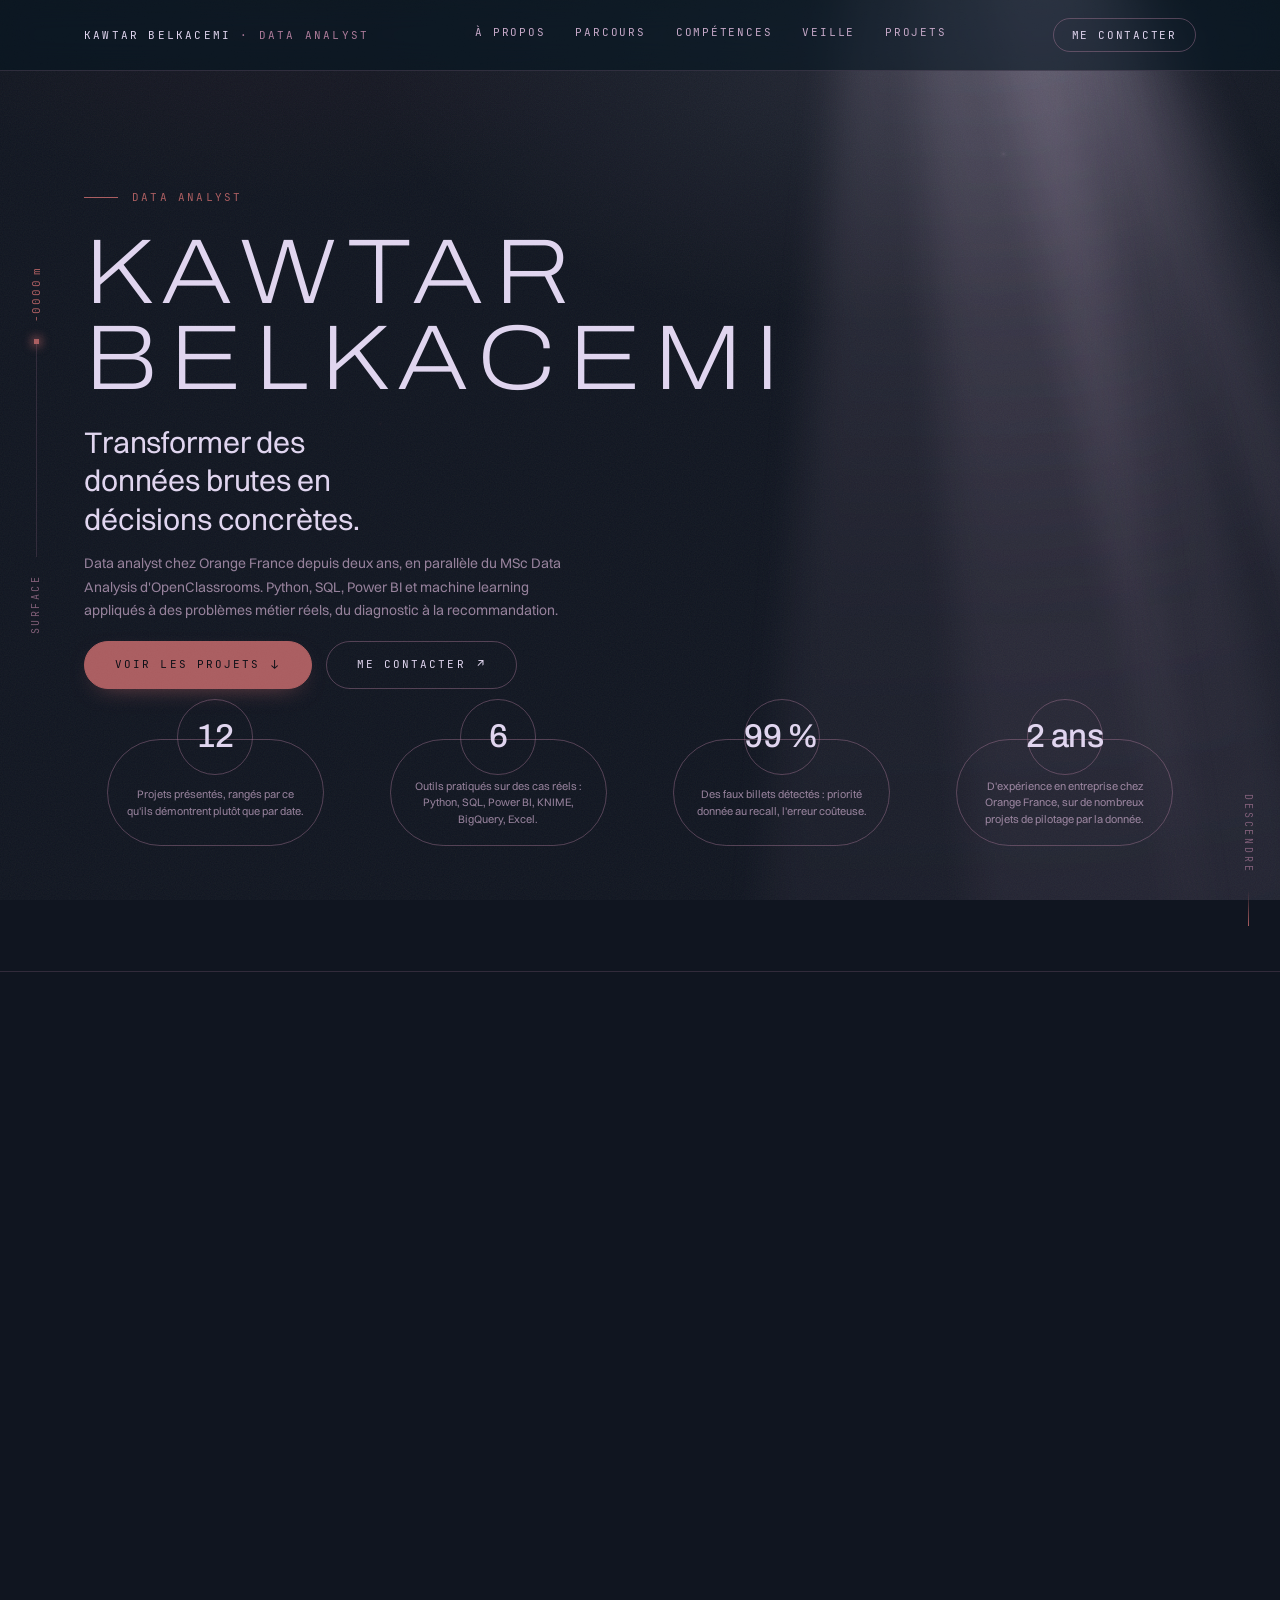
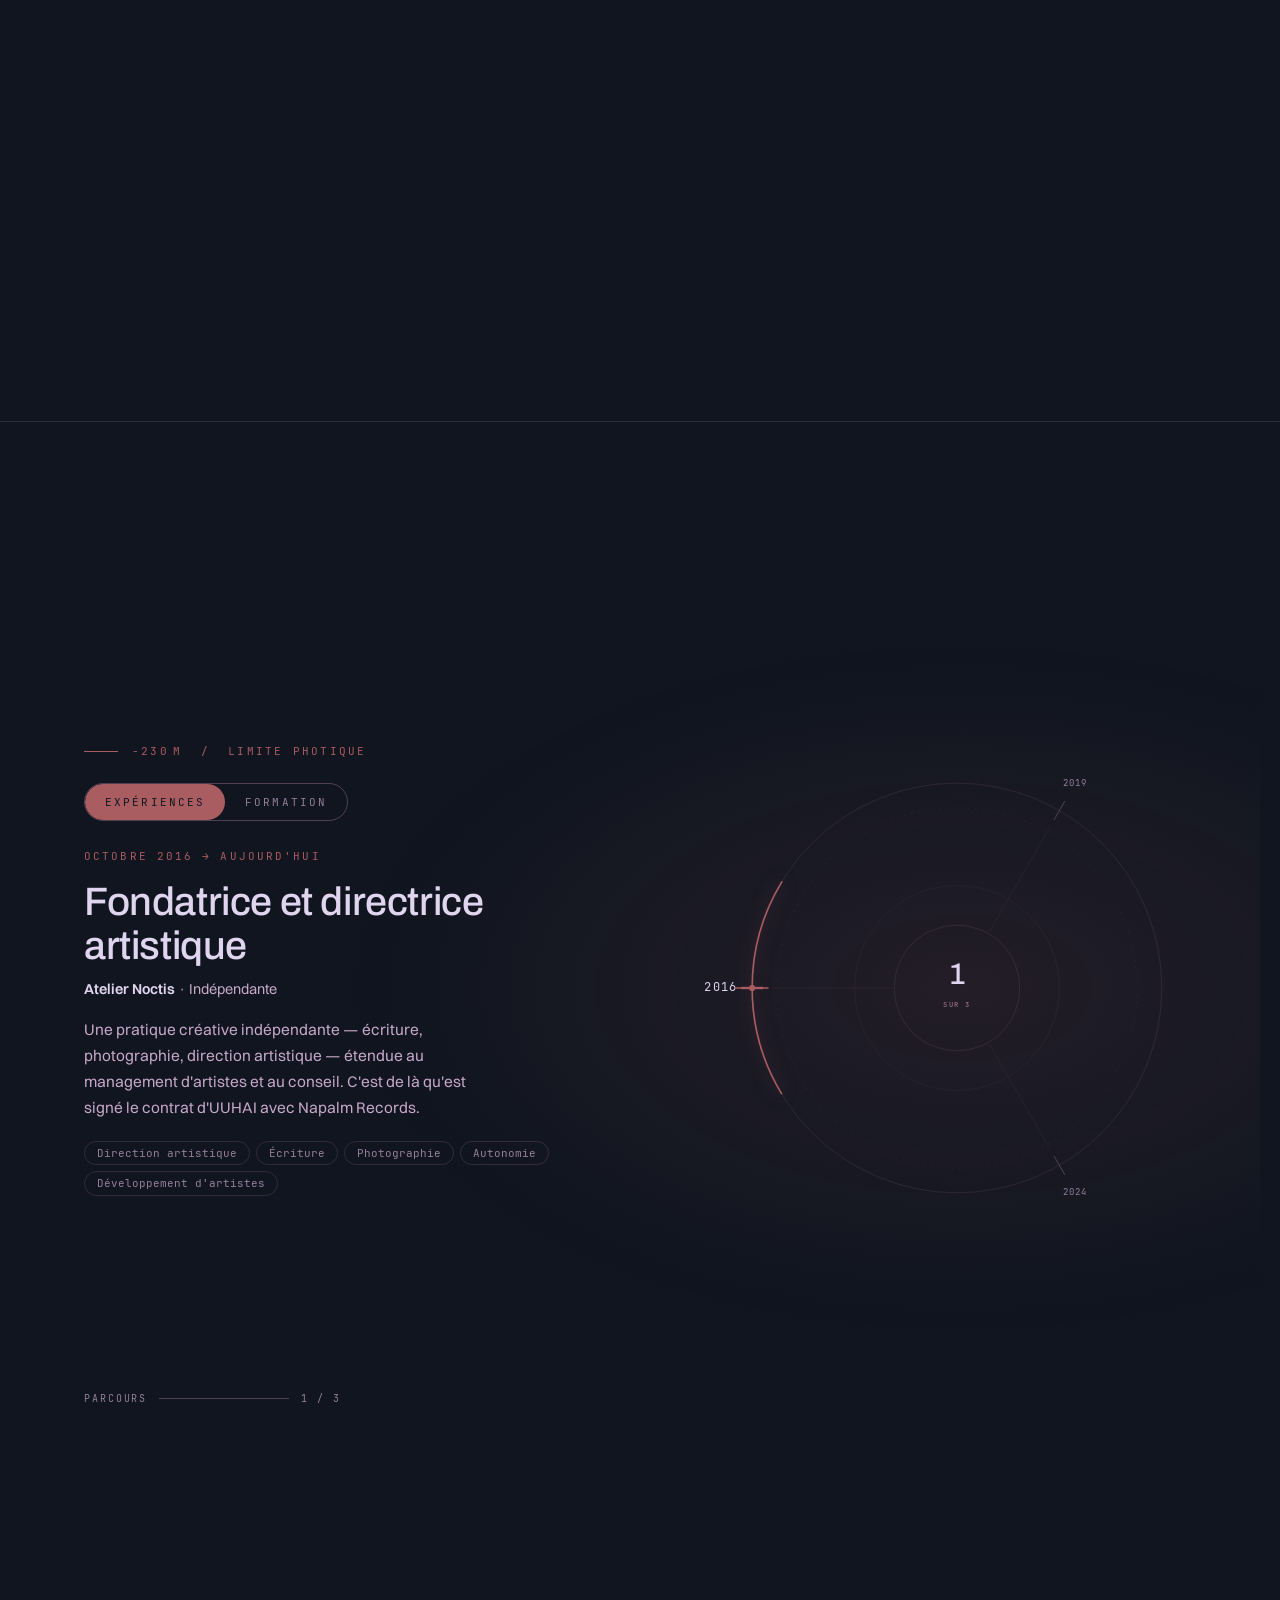
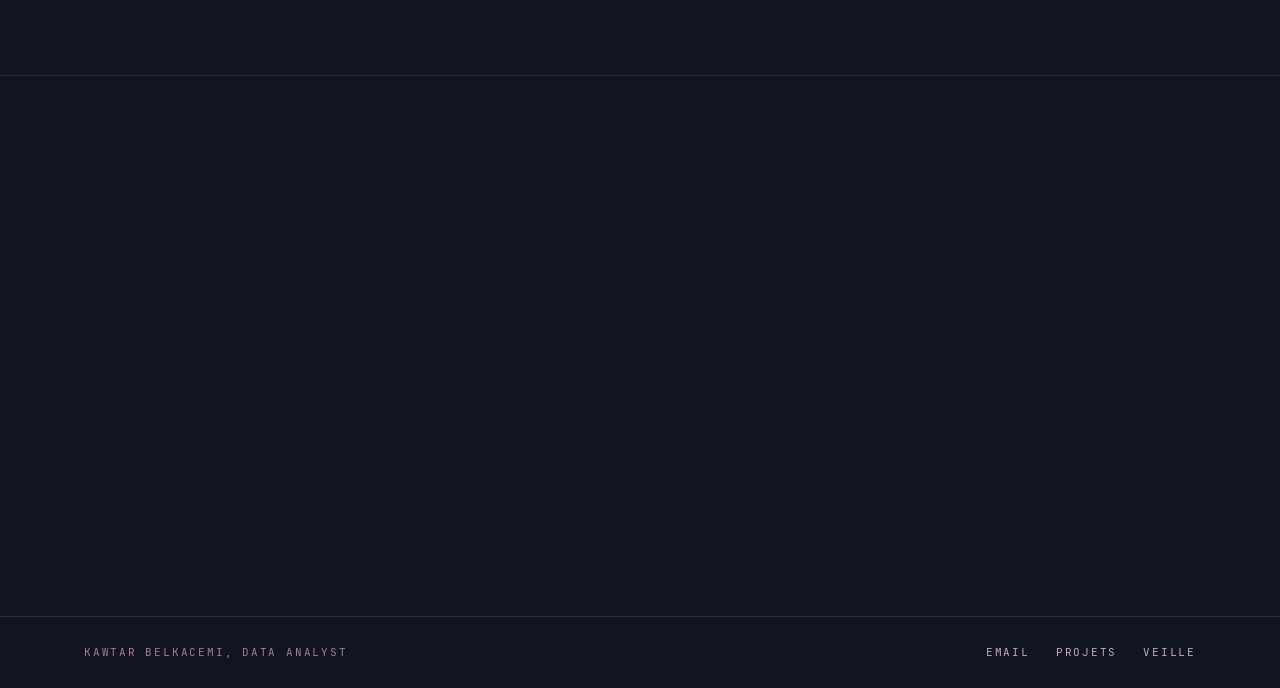
<file: competences.html>
<!doctype html>
<html lang="fr">
<head>
<meta charset="utf-8">
<meta name="viewport" content="width=device-width, initial-scale=1">
<title>Compétences — Kawtar Belkacemi</title>
<link rel="canonical" href="index.html">
<meta name="robots" content="noindex">
<meta http-equiv="refresh" content="0; url=index.html#competences">
</head>
<body style="background:#032633;color:#E0D5EF;font-family:system-ui,sans-serif;padding:48px">
<p>Le portfolio tient désormais sur une seule page.
<a href="index.html#competences" style="color:#AA5D60">Aller à la section Compétences</a>.</p>
</body>
</html>
</file>
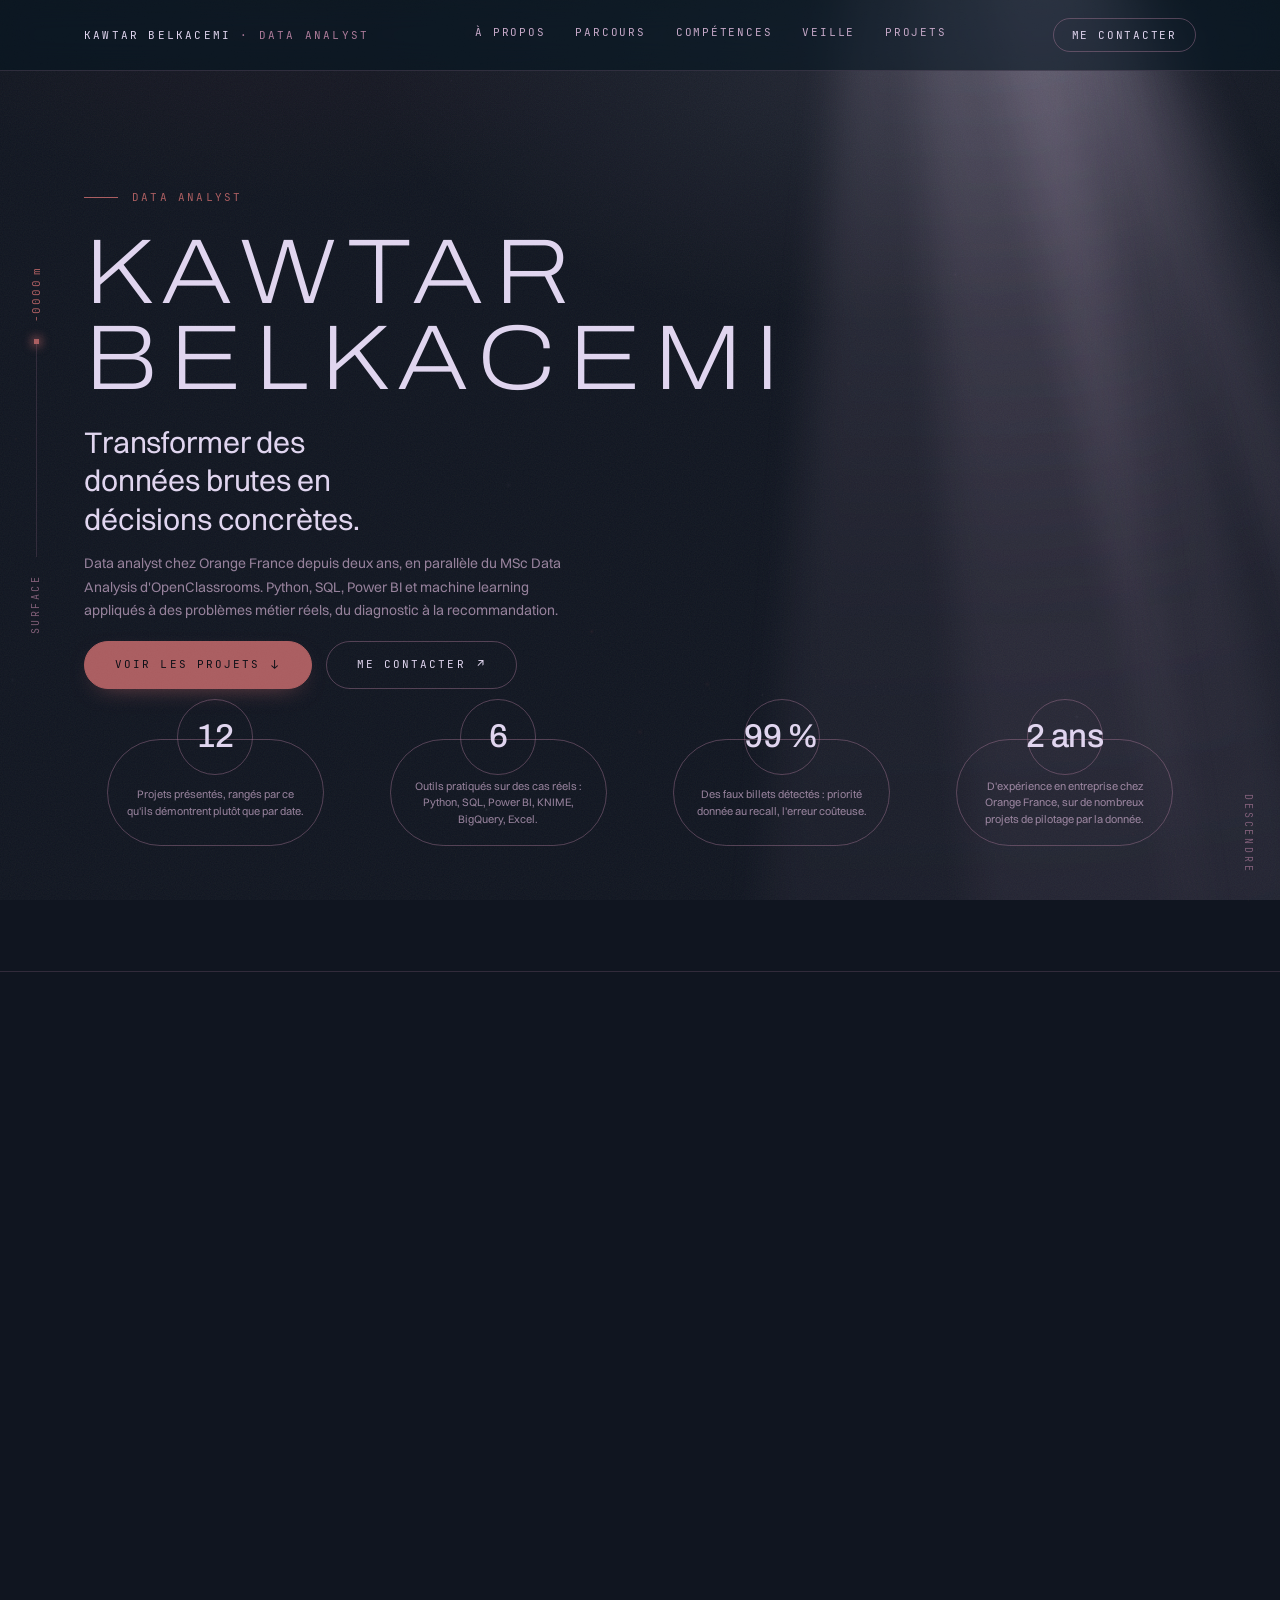
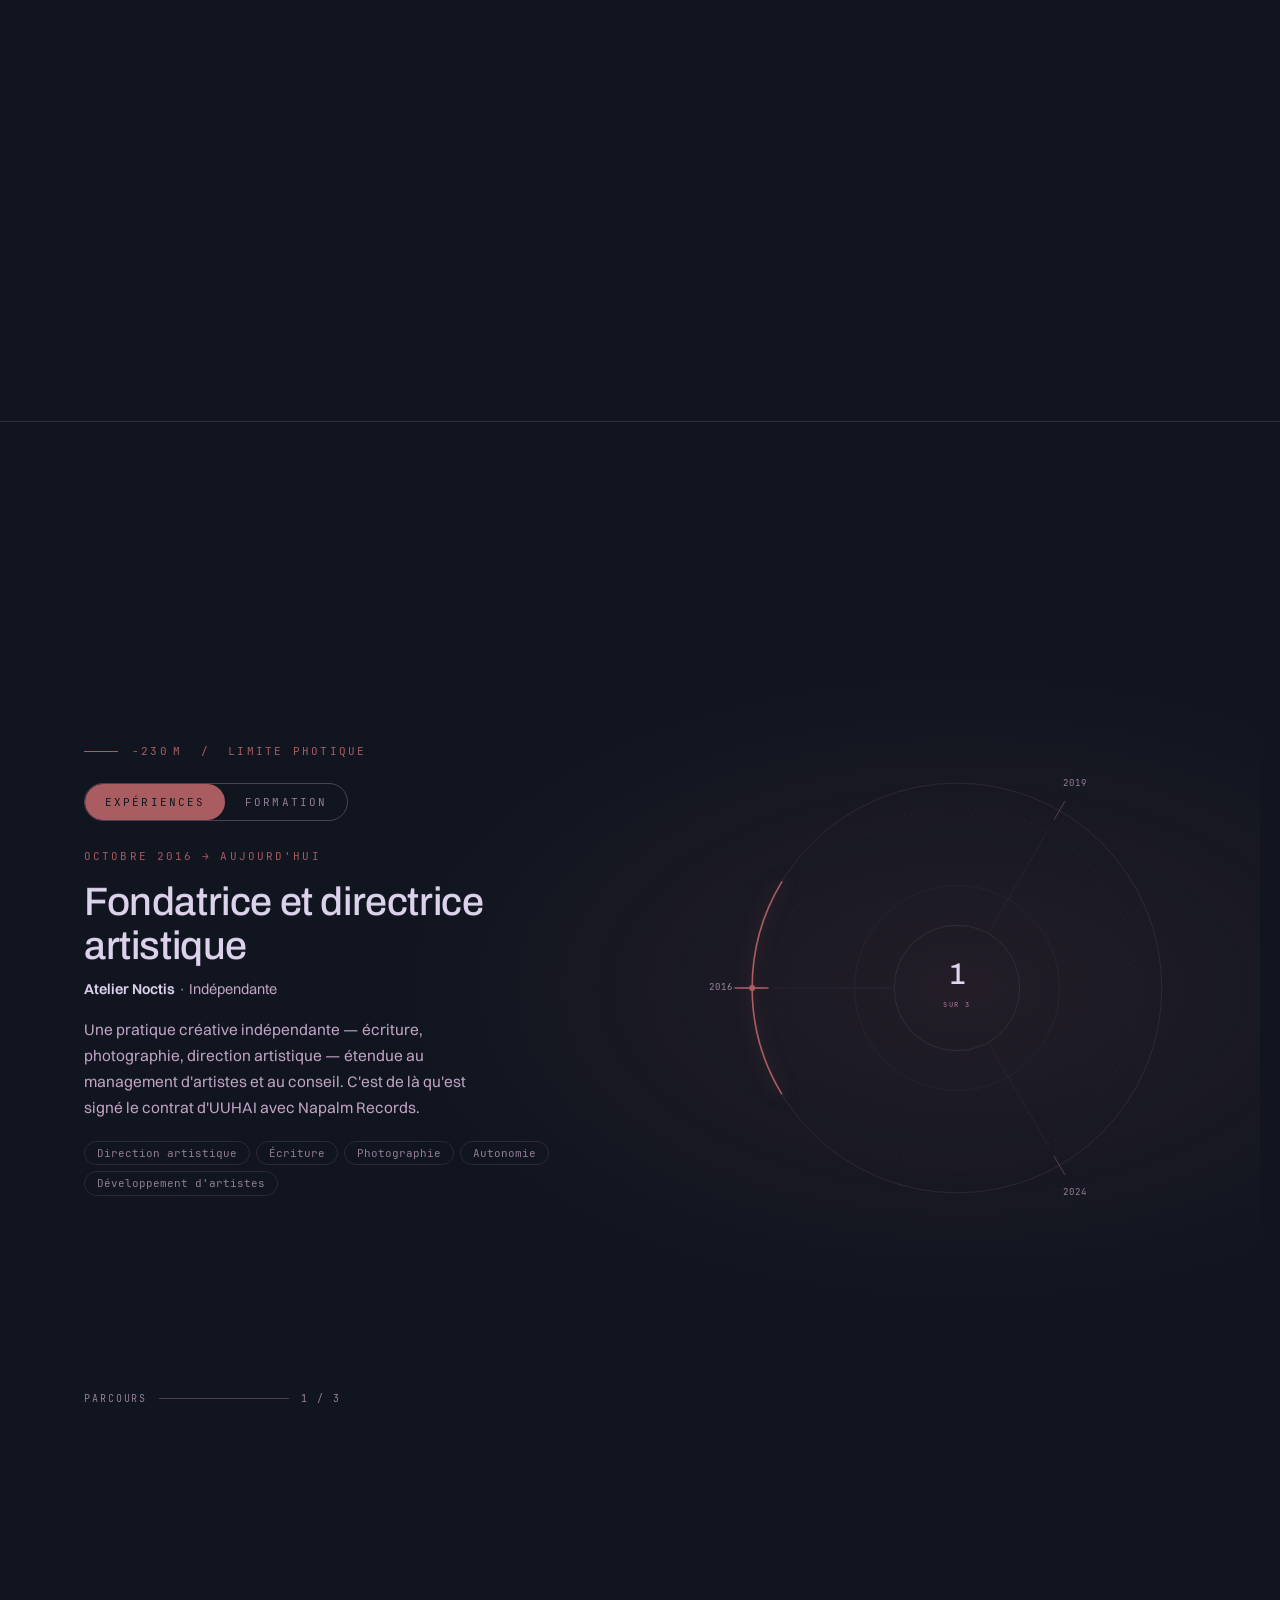
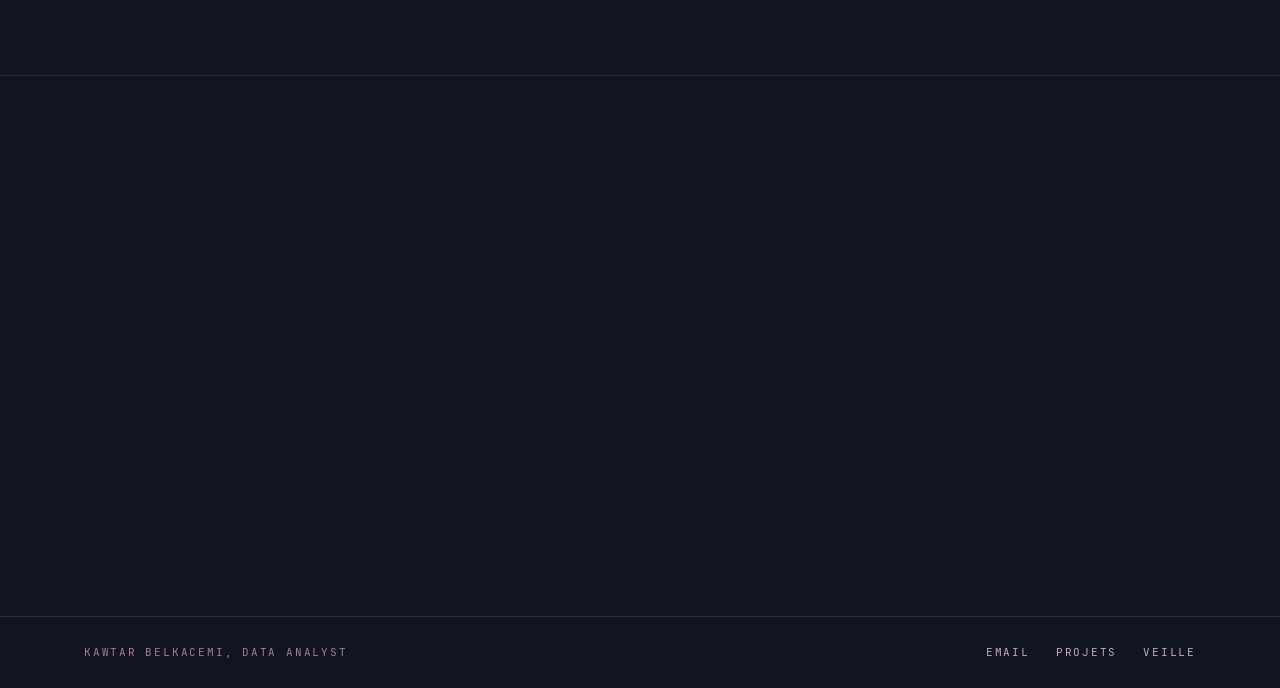
<file: parcours.html>
<!doctype html>
<html lang="fr">
<head>
<meta charset="utf-8">
<meta name="viewport" content="width=device-width, initial-scale=1">
<title>Parcours — Kawtar Belkacemi</title>
<link rel="canonical" href="index.html">
<meta name="robots" content="noindex">
<meta http-equiv="refresh" content="0; url=index.html#parcours">
</head>
<body style="background:#032633;color:#E0D5EF;font-family:system-ui,sans-serif;padding:48px">
<p>Le portfolio tient désormais sur une seule page.
<a href="index.html#parcours" style="color:#AA5D60">Aller à la section Parcours</a>.</p>
</body>
</html>
</file>
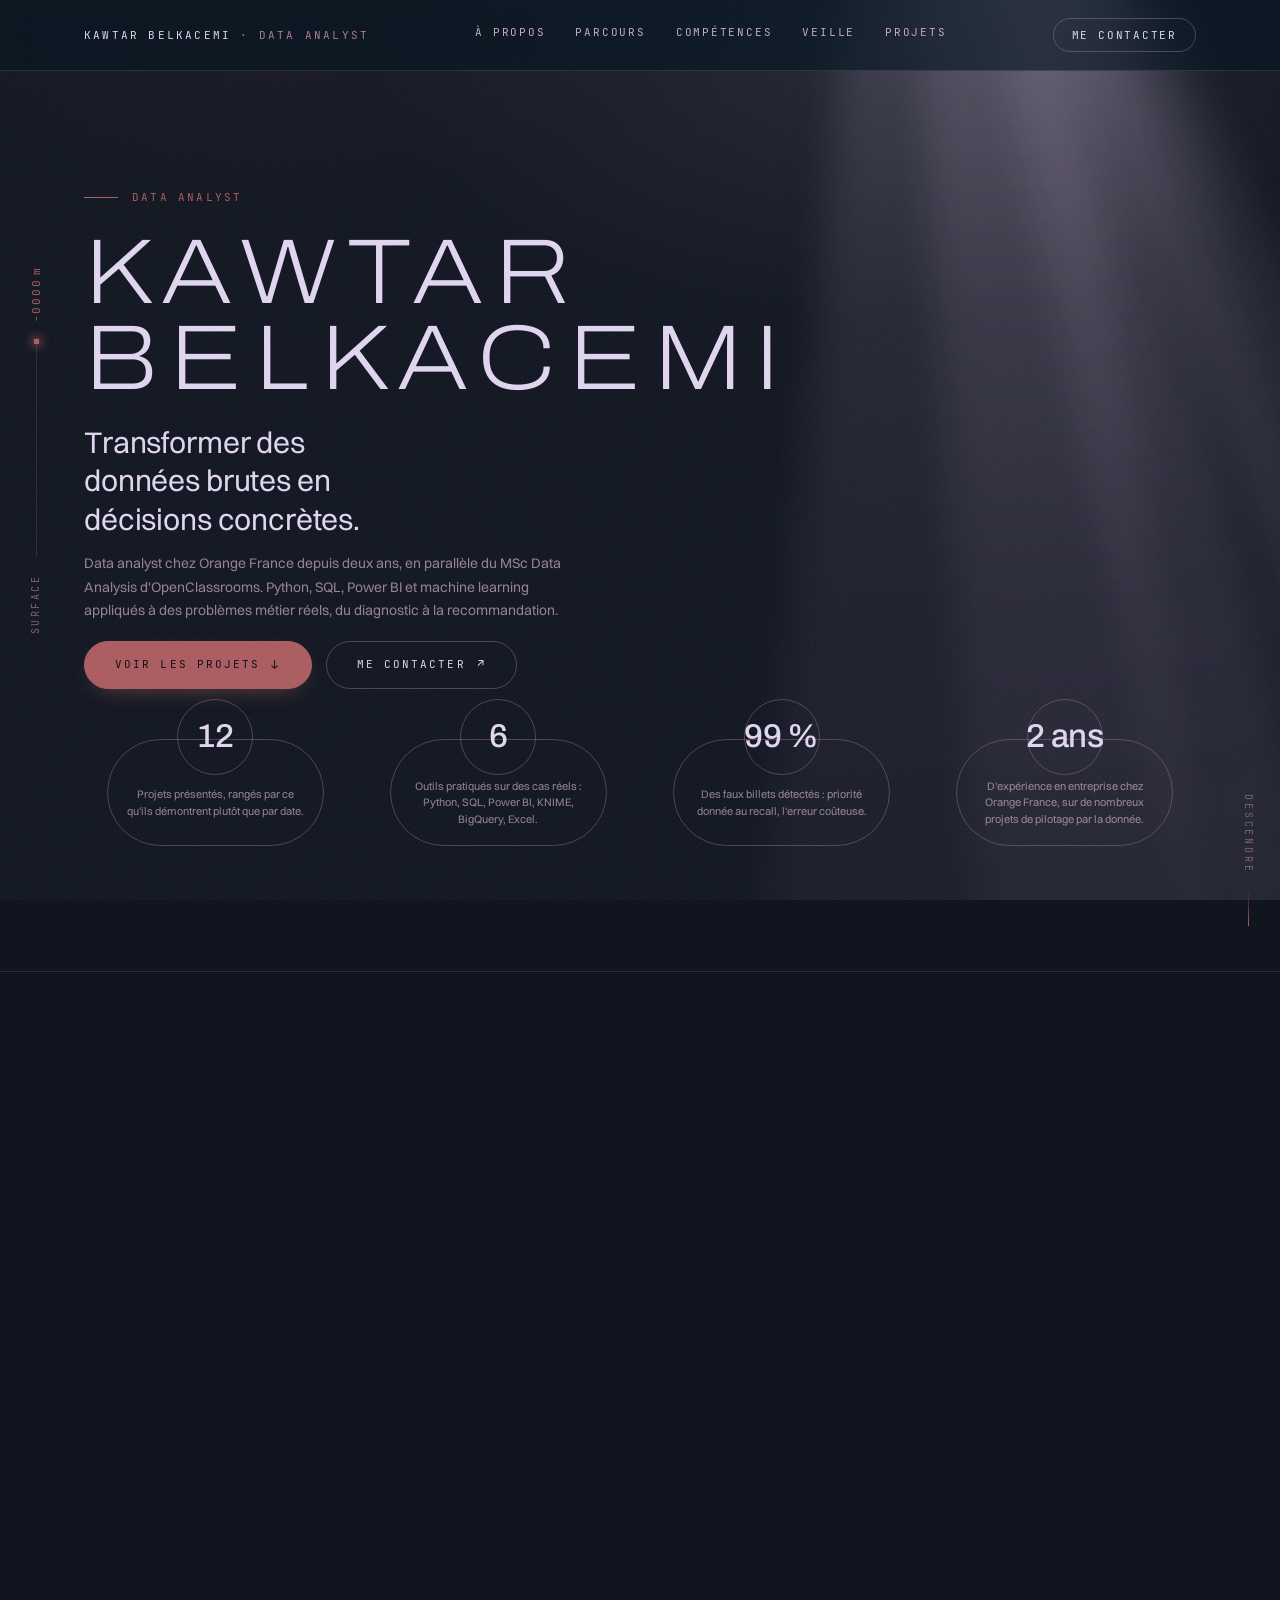
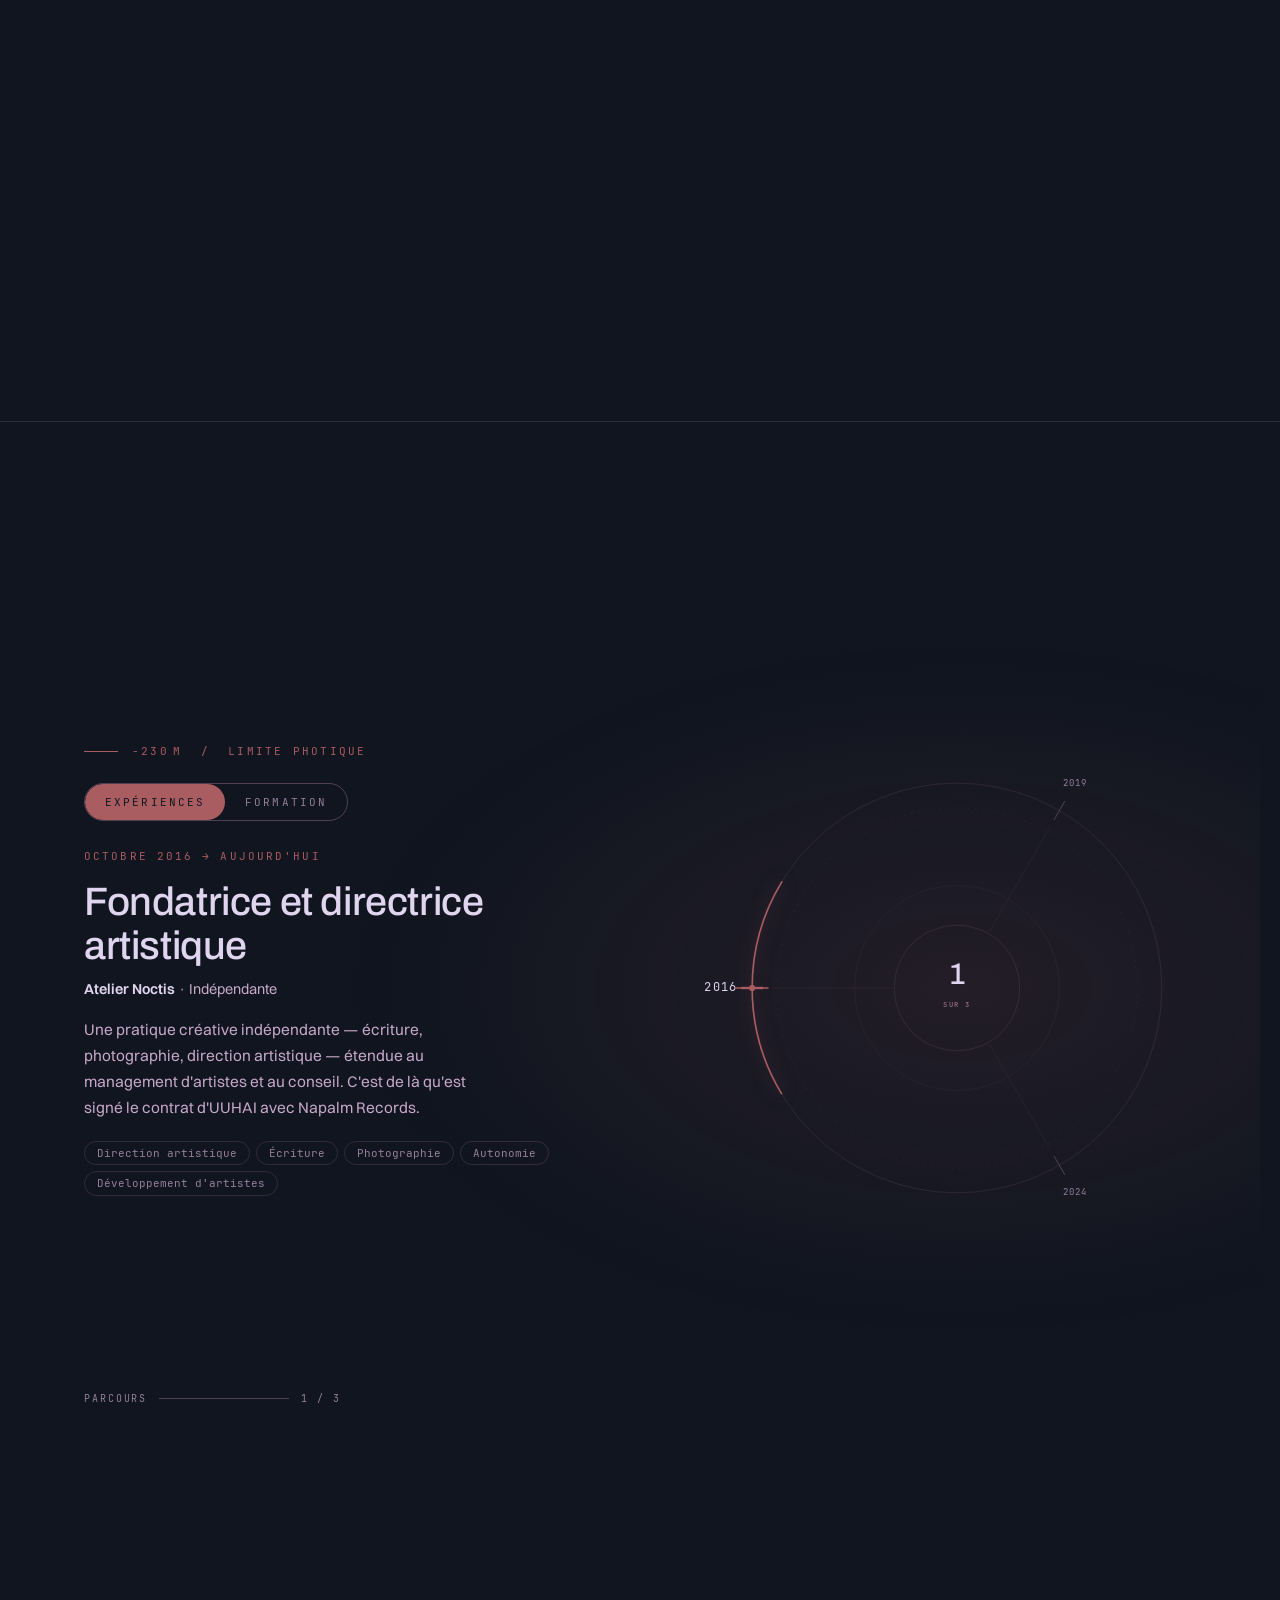
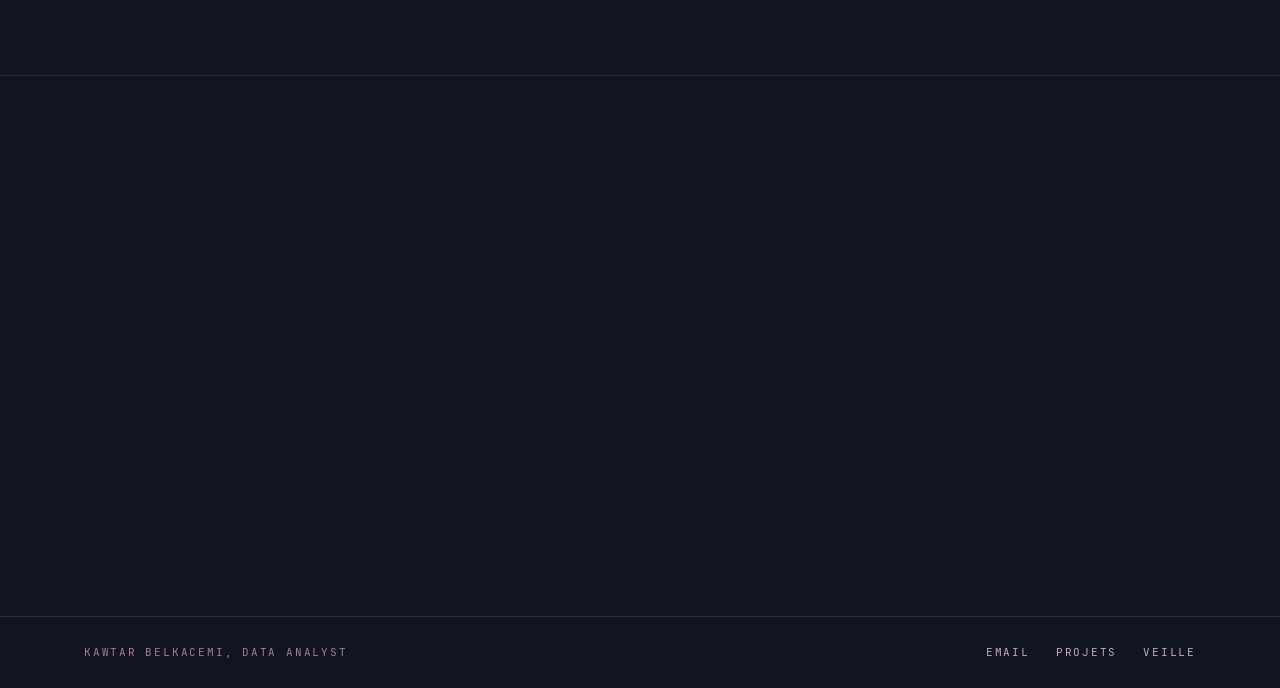
<file: projets.html>
<!doctype html>
<html lang="fr">
<head>
<meta charset="utf-8">
<meta name="viewport" content="width=device-width, initial-scale=1">
<title>Projets — Kawtar Belkacemi</title>
<link rel="canonical" href="index.html">
<meta name="robots" content="noindex">
<meta http-equiv="refresh" content="0; url=index.html#projets">
</head>
<body style="background:#032633;color:#E0D5EF;font-family:system-ui,sans-serif;padding:48px">
<p>Le portfolio tient désormais sur une seule page.
<a href="index.html#projets" style="color:#AA5D60">Aller à la section Projets</a>.</p>
</body>
</html>
</file>
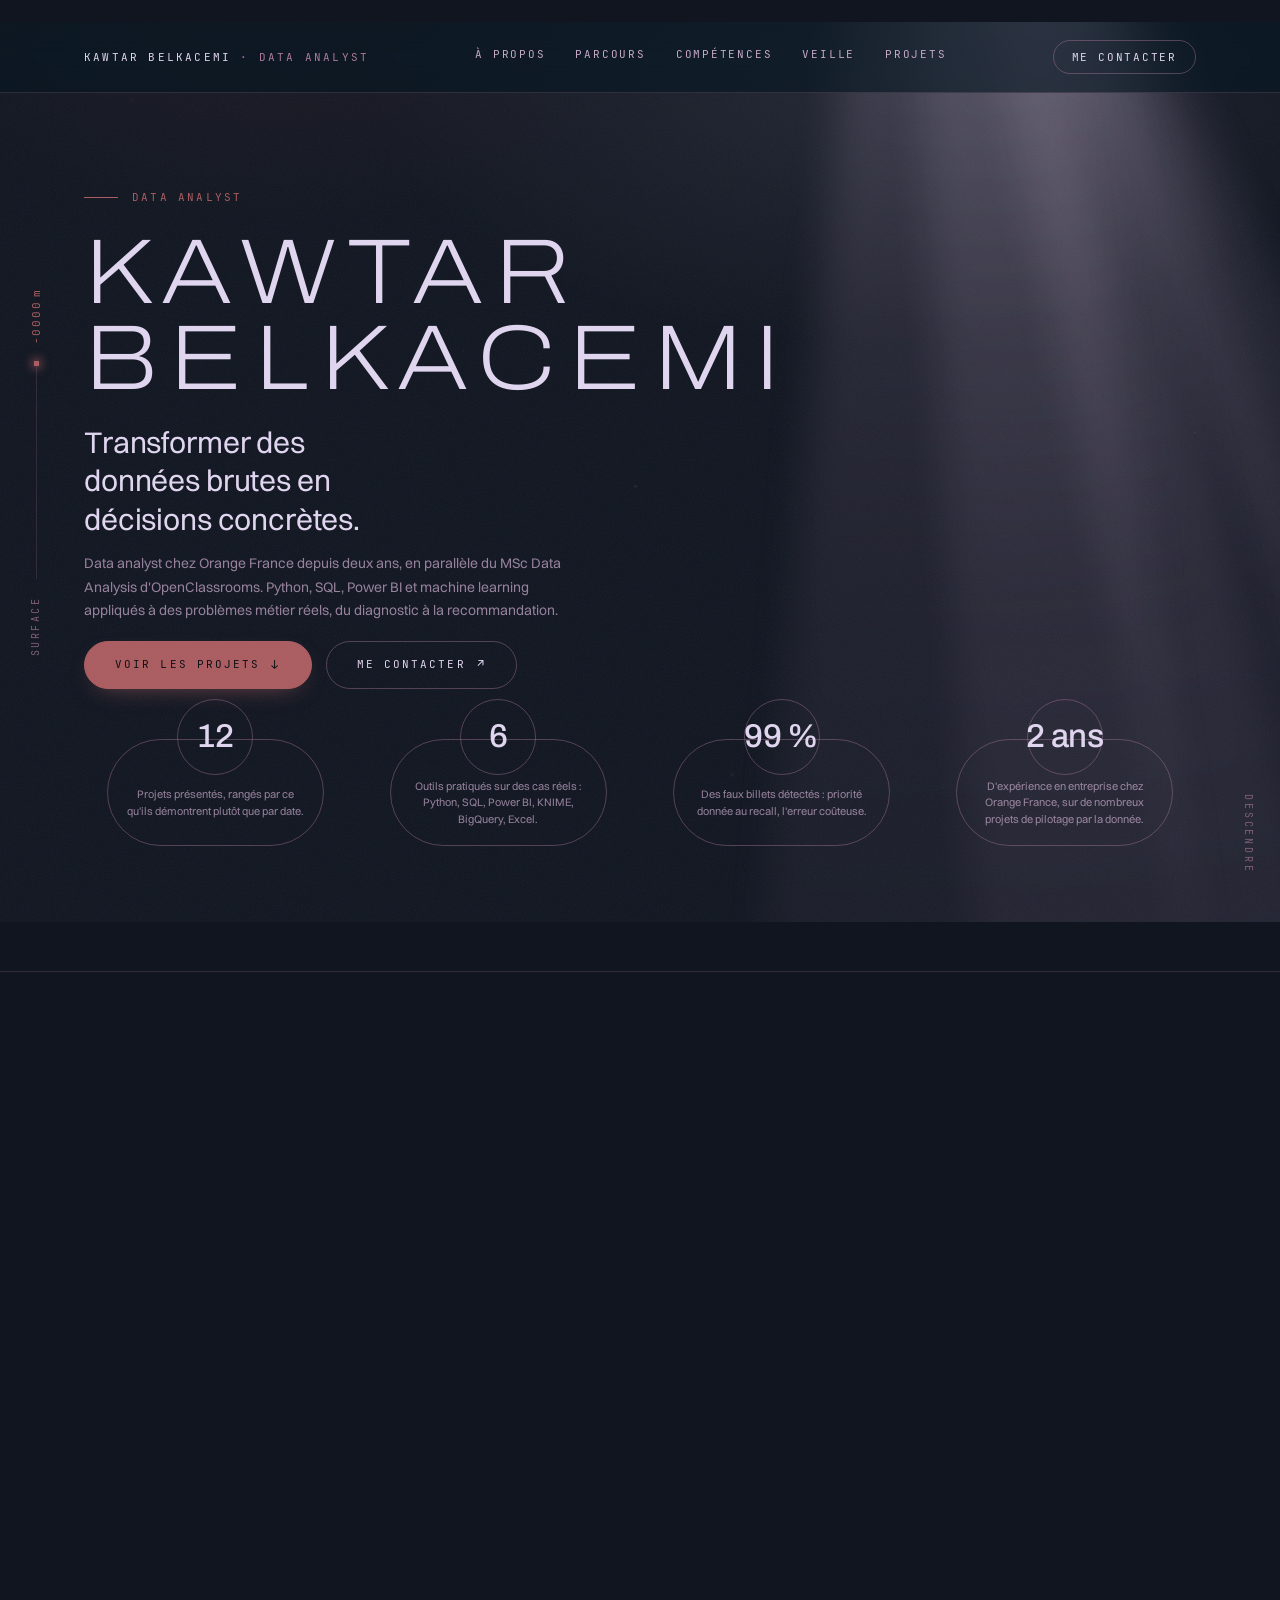
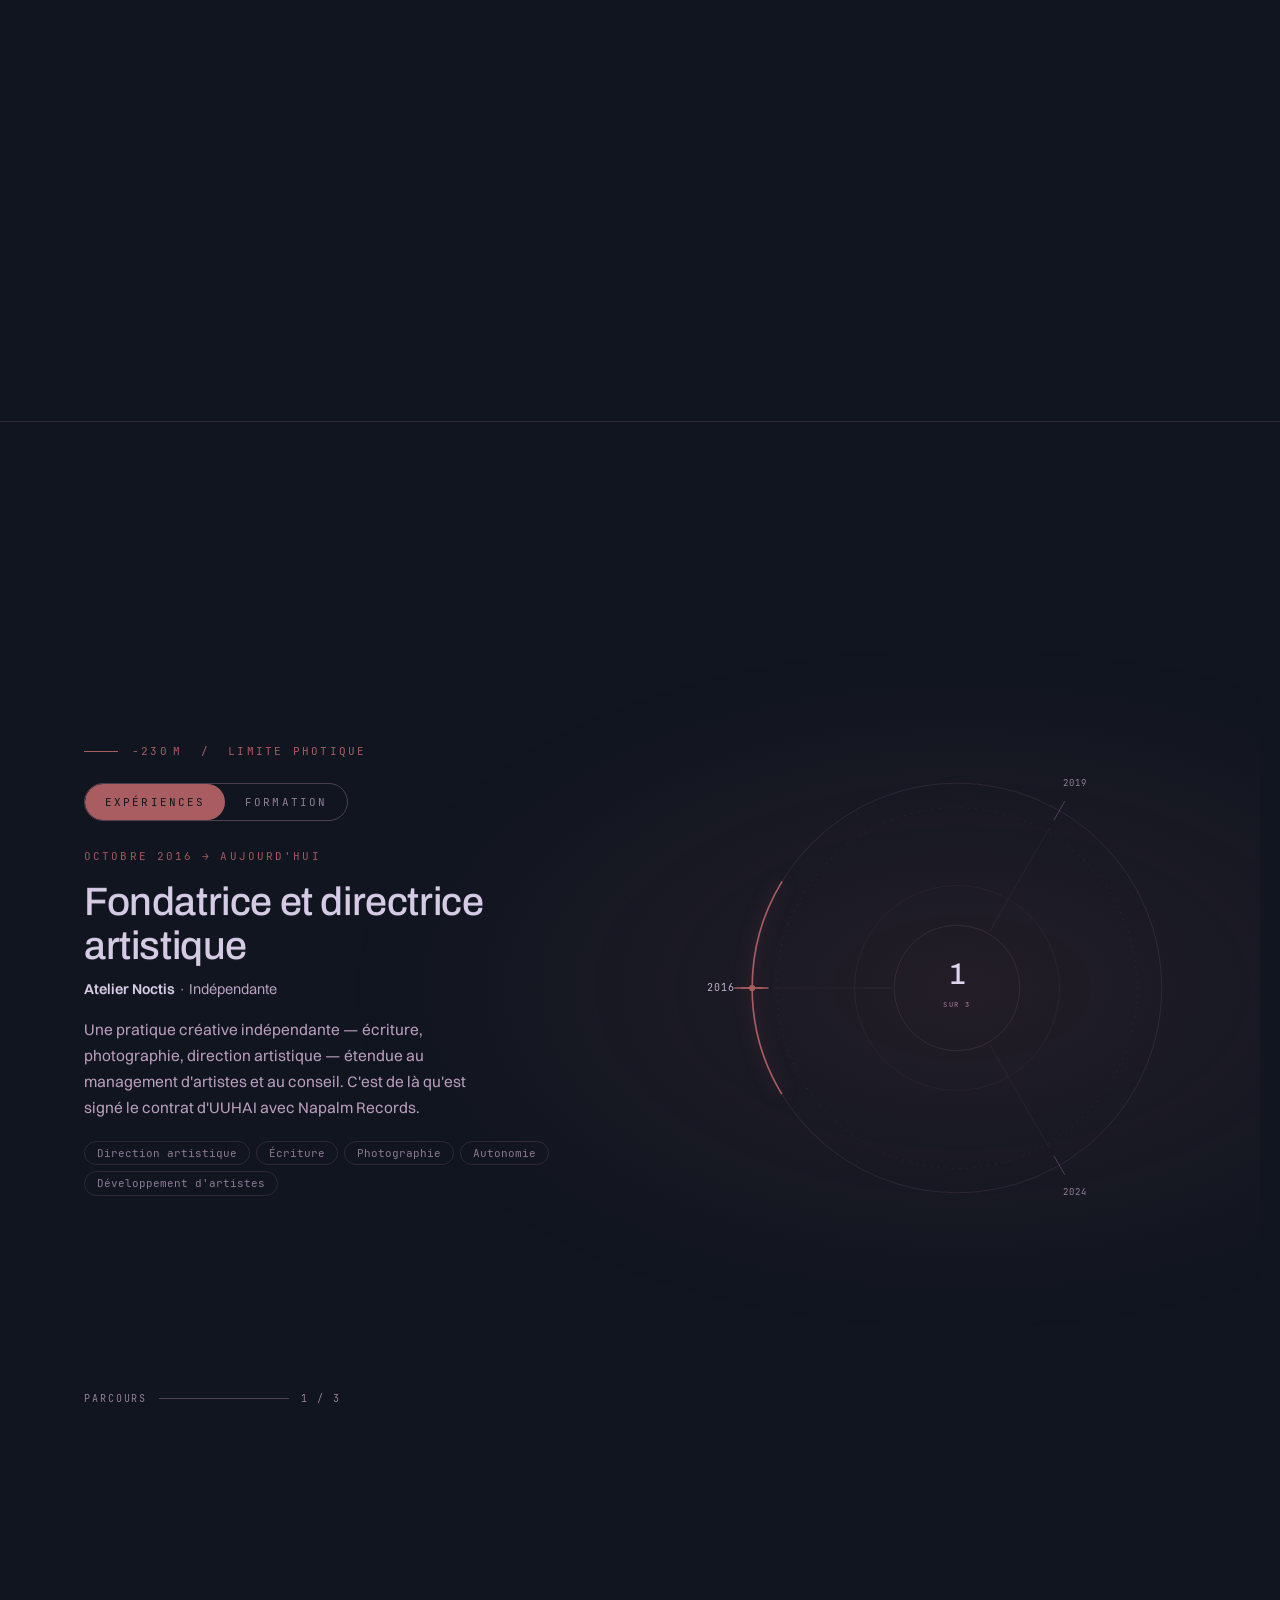
<file: veille.html>
<!doctype html>
<html lang="fr">
<head>
<meta charset="utf-8">
<meta name="viewport" content="width=device-width, initial-scale=1">
<title>Veille — Kawtar Belkacemi</title>
<link rel="canonical" href="index.html">
<meta name="robots" content="noindex">
<meta http-equiv="refresh" content="0; url=index.html#veille">
</head>
<body style="background:#032633;color:#E0D5EF;font-family:system-ui,sans-serif;padding:48px">
<p>Le portfolio tient désormais sur une seule page.
<a href="index.html#veille" style="color:#AA5D60">Aller à la section Veille</a>.</p>
</body>
</html>
</file>
<file: style.css>
/* ============================================================================
   Kawtar Belkacemi — Data Analyst
   Direction « Immersion / Descente » : le scroll est une plongée.
   Palette imposée : Daintree, Corbeau, Japan Blush, Tea Towel,
                     Wonder Wish, Italian Villa, Catawba.
   ========================================================================== */

/* ---------- Polices auto-hébergées ---------- */
@font-face{font-family:'Switzer';src:url('fonts/Switzer-Regular.woff2') format('woff2');font-weight:400;font-style:normal;font-display:swap}
@font-face{font-family:'Switzer';src:url('fonts/Switzer-Medium.woff2') format('woff2');font-weight:500;font-style:normal;font-display:swap}
@font-face{font-family:'Switzer';src:url('fonts/Switzer-Semibold.woff2') format('woff2');font-weight:600;font-style:normal;font-display:swap}
@font-face{font-family:'Switzer';src:url('fonts/Switzer-Bold.woff2') format('woff2');font-weight:700;font-style:normal;font-display:swap}
@font-face{font-family:'JetBrains Mono';src:url('fonts/JetBrainsMono-Regular.woff2') format('woff2');font-weight:400;font-style:normal;font-display:swap}

:root{
  /* Palette */
  --surface-water:#032633;
  --abyss:#101520;
  --foam:#E0D5EF;
  --silt:#C6A8C8;
  --anemone:#AC7A99;
  --coral:#AA5D60;
  --rust:#733540;

  /* Dérivées */
  --hairline:rgba(172,122,153,.22);
  --hairline-strong:rgba(172,122,153,.42);
  --silt-dim:rgba(198,168,200,.72);

  /* Typo */
  --display:'Archivo','Switzer',system-ui,sans-serif;
  --body:'Switzer',system-ui,-apple-system,sans-serif;
  --mono:'JetBrains Mono',ui-monospace,SFMono-Regular,Menlo,monospace;

  /* Mise en page */
  --wrap:1240px;
  --gutter:clamp(22px,5vw,72px);

  /* Progression de plongée, 0 en surface → 1 dans l'abysse (pilotée en JS) */
  --dive:0;

  color-scheme:dark;
}

*,*::before,*::after{box-sizing:border-box}

html{
  scroll-behavior:smooth;
  scroll-padding-top:96px;
  -webkit-text-size-adjust:100%;
}

body{
  margin:0;
  background:var(--abyss);
  color:var(--foam);
  font-family:var(--body);
  font-size:16.5px;
  line-height:1.68;
  -webkit-font-smoothing:antialiased;
}

/* ---------- Fond de plongée ---------- */
#drift{
  position:fixed;
  inset:0;
  width:100%;
  height:100%;
  z-index:-1;
  pointer-events:none;
}

.veil{
  position:fixed;
  inset:0;
  z-index:-2;
  pointer-events:none;
  background:
    radial-gradient(115% 72% at 50% -12%, rgba(115,53,64,.22) 0%, rgba(115,53,64,0) 55%),
    radial-gradient(145% 115% at 50% 0%, #07485e 0%, #043445 20%, #032633 46%, #071d29 76%, #101520 100%);
  opacity:calc(1 - .82 * var(--dive));
}

/* Grain — sépare le premium du plat, sans jamais se remarquer */
.veil::after{
  content:"";
  position:absolute;
  inset:0;
  opacity:.055;
  background-image:url("data:image/svg+xml,%3Csvg xmlns='http://www.w3.org/2000/svg' width='180' height='180'%3E%3Cfilter id='n'%3E%3CfeTurbulence type='fractalNoise' baseFrequency='.85' numOctaves='3'/%3E%3C/filter%3E%3Crect width='180' height='180' filter='url(%23n)'/%3E%3C/svg%3E");
}

/* ---------- Utilitaires ---------- */
.wrap{max-width:var(--wrap);margin:0 auto;padding:0 var(--gutter)}

.sr-only{
  position:absolute;width:1px;height:1px;padding:0;margin:-1px;
  overflow:hidden;clip:rect(0 0 0 0);white-space:nowrap;border:0;
}

.skip{
  position:absolute;left:-9999px;top:0;z-index:200;
  background:var(--coral);color:var(--abyss);
  padding:12px 20px;font:400 12px/1 var(--mono);text-decoration:none;
}
.skip:focus{left:16px;top:16px}

:focus-visible{outline:2px solid var(--coral);outline-offset:3px}

.mono-label{
  font:400 10.5px/1 var(--mono);
  letter-spacing:.19em;
  text-transform:uppercase;
  color:var(--anemone);
  margin:0 0 14px;
}

.eyebrow{
  display:flex;align-items:center;gap:14px;
  font:400 10.5px/1 var(--mono);
  letter-spacing:.21em;
  text-transform:uppercase;
  color:var(--coral);
  margin:0 0 26px;
}
.tick{display:inline-block;width:34px;height:1px;background:var(--coral);flex:none}

.lede{
  color:var(--silt-dim);
  font-size:17px;
  max-width:66ch;
  margin:18px 0 0;
}

/* ---------- Rail de profondeur ---------- */
.rail{
  position:fixed;
  left:clamp(18px,2.1vw,40px);
  top:0;
  height:100vh;
  z-index:5;
  display:flex;
  flex-direction:column;
  align-items:center;
  justify-content:center;
  gap:18px;
  pointer-events:none;
}
.rail-depth,.rail-zone{
  writing-mode:vertical-rl;
  transform:rotate(180deg);
  font-family:var(--mono);
  white-space:nowrap;
}
.rail-depth{font-size:11px;letter-spacing:.16em;color:var(--coral)}
.rail-zone{font-size:9.5px;letter-spacing:.26em;text-transform:uppercase;color:rgba(172,122,153,.7)}
.rail-track{
  position:relative;
  width:1px;
  height:24vh;
  background:rgba(172,122,153,.2);
}
.rail-fill{
  position:absolute;top:0;left:0;
  width:1px;
  height:calc(var(--dive) * 100%);
  background:var(--coral);
}
.rail-fill::after{
  content:"";position:absolute;bottom:-3px;left:-2px;
  width:5px;height:5px;background:var(--coral);
  box-shadow:0 0 10px 2px rgba(170,93,96,.75);
}
@media (max-width:1180px){.rail{display:none}}

/* ---------- Navigation ---------- */
.nav{
  position:sticky;top:0;z-index:20;
  background:rgba(6,22,31,.62);
  backdrop-filter:blur(14px) saturate(130%);
  -webkit-backdrop-filter:blur(14px) saturate(130%);
  border-bottom:1px solid var(--hairline);
}
.nav .wrap{
  display:flex;align-items:center;justify-content:space-between;gap:24px;
  height:70px;
}
.brand{
  font:400 11px/1 var(--mono);
  letter-spacing:.2em;
  text-transform:uppercase;
  color:var(--foam);
  text-decoration:none;
  white-space:nowrap;
}
.brand span{color:var(--anemone)}

.links{display:flex;gap:30px}
.links a{
  position:relative;
  font:400 10.5px/1 var(--mono);
  letter-spacing:.17em;
  text-transform:uppercase;
  color:var(--silt);
  text-decoration:none;
  padding-bottom:5px;
  transition:color .25s ease;
}
.links a::after{
  content:"";position:absolute;left:0;bottom:0;
  width:0;height:1px;background:var(--coral);
  transition:width .3s cubic-bezier(.2,.7,.2,1);
}
.links a:hover{color:var(--foam)}
.links a:hover::after{width:100%}
.links a.current{color:var(--foam)}
.links a.current::after{width:100%}

.nav-cta{
  font:400 10.5px/1 var(--mono);
  letter-spacing:.17em;
  text-transform:uppercase;
  color:var(--foam);
  text-decoration:none;
  border:1px solid var(--hairline-strong);
  padding:11px 18px;
  white-space:nowrap;
  transition:background .3s ease,color .3s ease,border-color .3s ease;
}
.nav-cta:hover{background:var(--coral);border-color:var(--coral);color:var(--abyss)}

@media (max-width:860px){
  .links{display:none}
  .nav .wrap{height:62px}
}
/* Sur mobile, la marque et l'appel à l'action ne peuvent pas rester côte à côte
   à pleine taille : les deux sont en white-space:nowrap et poussaient la page. */
@media (max-width:560px){
  .nav .wrap{height:56px;gap:12px}
  .brand{font-size:10px;letter-spacing:.13em}
  .brand span{display:none}
  .nav-cta{padding:9px 12px;font-size:9.5px;letter-spacing:.11em}
}

/* ---------- Sections ---------- */
main{position:relative;z-index:1}

section{padding:clamp(92px,13vh,170px) 0;position:relative}
section:not(.hero)::before{
  content:"";
  position:absolute;top:0;left:0;right:0;
  height:1px;background:var(--hairline);
}

h2{
  font-family:var(--display);
  font-variation-settings:'wdth' 112;
  font-weight:300;
  font-size:clamp(27px,3.7vw,50px);
  letter-spacing:.09em;
  text-transform:uppercase;
  line-height:1.06;
  color:var(--foam);
  margin:0;
}

h3,h4{font-family:var(--display);font-variation-settings:'wdth' 104;font-weight:400;color:var(--foam)}

p{margin:0 0 18px}
p:last-child{margin-bottom:0}

a{color:var(--foam)}

/* ---------- Héro ---------- */
.hero{
  min-height:100svh;
  display:flex;
  flex-direction:column;
  justify-content:center;
  padding-top:clamp(60px,9vh,88px);
  padding-bottom:clamp(86px,12vh,112px);
}
.hero::before{display:none}

.hero h1{margin:0}

.h1-name{
  display:block;
  font-family:var(--display);
  font-variation-settings:'wdth' 116;
  font-weight:200;
  font-size:clamp(38px,9.4vw,114px);
  letter-spacing:clamp(.09em,.85vw,.19em);
  text-transform:uppercase;
  line-height:.94;
  color:var(--foam);
  margin-bottom:clamp(15px,2.5vh,26px);
}
.h1-name em{display:block;font-style:normal}

.h1-claim{
  display:block;
  font-family:var(--body);
  font-weight:400;
  font-size:clamp(20px,2.5vw,32px);
  line-height:1.28;
  letter-spacing:-.005em;
  color:var(--foam);
  max-width:19ch;
}

.sub{
  color:var(--silt-dim);
  max-width:62ch;
  margin:22px 0 0;
  font-size:16.5px;
}

.hero-actions{display:flex;flex-wrap:wrap;gap:14px;margin-top:30px}

.btn-primary,.btn-secondary{
  display:inline-flex;align-items:center;gap:11px;
  font:400 11px/1 var(--mono);
  letter-spacing:.19em;
  text-transform:uppercase;
  text-decoration:none;
  padding:16px 26px;
  transition:background .3s ease,color .3s ease,border-color .3s ease;
}
.btn-primary{background:var(--coral);color:#0b0f16;border:1px solid var(--coral)}
.btn-primary:hover{background:var(--foam);border-color:var(--foam);color:#0b0f16}
.btn-secondary{border:1px solid var(--hairline-strong);color:var(--foam)}
.btn-secondary:hover{border-color:var(--coral);color:var(--coral)}
.btn-primary::after,.btn-secondary::after{content:"↓";font-size:12px;transition:transform .3s ease}
.btn-secondary::after{content:"↗"}
.btn-primary:hover::after{transform:translateY(3px)}
.btn-secondary:hover::after{transform:translate(2px,-2px)}

.hero-meta{
  list-style:none;
  display:grid;
  grid-template-columns:repeat(4,1fr);
  gap:0;
  margin:clamp(30px,4.6vh,48px) 0 0;
  padding:0;
}
.hero-meta .stat{padding:0 26px;border-left:1px solid var(--hairline)}
.hero-meta .stat:first-child{padding-left:0;border-left:0}

.stat b{
  display:block;
  font:400 clamp(24px,3.1vw,40px)/1 var(--mono);
  letter-spacing:-.02em;
  color:var(--foam);
  margin-bottom:10px;
}
.stat span{
  display:block;
  font:400 10px/1.55 var(--mono);
  letter-spacing:.13em;
  text-transform:uppercase;
  color:var(--silt-dim);
}

.scroll-hint{
  position:absolute;
  right:clamp(18px,2.1vw,40px);
  bottom:clamp(26px,5vh,58px);
  writing-mode:vertical-rl;
  font:400 9.5px/1 var(--mono);
  letter-spacing:.3em;
  text-transform:uppercase;
  color:rgba(172,122,153,.65);
  padding-bottom:52px;
}
.scroll-hint::after{
  content:"";
  position:absolute;left:calc(50% - .5px);bottom:0;
  width:1px;height:36px;
  background:linear-gradient(to bottom,rgba(170,93,96,0),var(--coral));
  animation:sink 2.8s cubic-bezier(.5,0,.5,1) infinite;
}
@media (max-width:1180px){.scroll-hint{display:none}}

@keyframes sink{
  0%{transform:translateY(-14px) scaleY(.4);opacity:0}
  35%{opacity:1}
  100%{transform:translateY(10px) scaleY(1);opacity:0}
}

@media (max-width:760px){
  .hero-meta{grid-template-columns:repeat(2,1fr);gap:28px 0}
  .hero-meta .stat{padding:0 20px}
  .hero-meta .stat:nth-child(odd){padding-left:0;border-left:0}
}

/* ---------- À propos ---------- */
.about-grid{
  display:grid;
  grid-template-columns:minmax(0,1.55fr) minmax(0,1fr);
  gap:clamp(34px,5vw,80px);
  margin-top:clamp(38px,5vh,64px);
}
.about-text p{color:var(--silt-dim);max-width:68ch}
.about-text p:first-child{color:var(--foam);font-size:18px}
.about-aside{border-top:1px solid var(--hairline);padding-top:22px;position:sticky;top:110px;align-self:start}

@media (max-width:900px){.about-grid{grid-template-columns:1fr}}

/* ---------- Listes d'étiquettes ---------- */
.tag-list{list-style:none;margin:0;padding:0;display:flex;flex-wrap:wrap;gap:8px}
.tag-list li{
  border:1px solid var(--hairline);
  padding:8px 13px;
  font:400 11px/1.35 var(--mono);
  letter-spacing:.05em;
  color:var(--silt);
  transition:border-color .3s ease,color .3s ease,background .3s ease;
}
.tag-list li:hover{border-color:var(--coral);color:var(--foam);background:rgba(170,93,96,.09)}

/* ---------- Compétences ---------- */
.skill-grid{
  display:grid;
  grid-template-columns:repeat(3,minmax(0,1fr));
  gap:clamp(26px,3vw,44px);
  margin-top:clamp(38px,5vh,64px);
}
.skill-group{border-top:1px solid var(--hairline);padding-top:22px}
@media (max-width:900px){.skill-grid{grid-template-columns:repeat(2,minmax(0,1fr))}}
@media (max-width:600px){.skill-grid{grid-template-columns:1fr}}

/* ---------- Veille ---------- */
.veille-grid{
  display:grid;
  grid-template-columns:repeat(3,minmax(0,1fr));
  gap:clamp(26px,3vw,46px);
  margin-top:clamp(38px,5vh,64px);
}
.veille-card{border-top:1px solid var(--coral);padding-top:26px;display:flex;flex-direction:column}
.veille-card h3{
  font-size:20px;
  font-weight:400;
  line-height:1.24;
  letter-spacing:.005em;
  margin:0 0 16px;
}
.veille-card p{color:var(--silt-dim);font-size:15.5px}
.veille-card ul{list-style:none;margin:20px 0 0;padding:0;border-top:1px solid var(--hairline);padding-top:18px;margin-top:auto}
.veille-card li{
  position:relative;
  padding-left:20px;
  margin-bottom:11px;
  font:400 12.5px/1.6 var(--mono);
  color:var(--silt);
}
.veille-card li::before{
  content:"";position:absolute;left:0;top:.72em;
  width:11px;height:1px;background:var(--coral);
}
.veille-note{
  margin-top:clamp(34px,5vh,56px);
  padding-top:22px;
  border-top:1px solid var(--hairline);
  color:var(--anemone);
  font-size:14.5px;
  max-width:82ch;
}
@media (max-width:900px){.veille-grid{grid-template-columns:1fr}}

/* ---------- Projets ---------- */
.tier-label{
  display:flex;align-items:center;gap:14px;
  font:400 10.5px/1 var(--mono);
  letter-spacing:.24em;
  text-transform:uppercase;
  color:var(--anemone);
  margin:clamp(48px,7vh,86px) 0 clamp(28px,4vh,44px);
}
.tier-label .tick{background:var(--anemone)}

.proof{
  border-top:1px solid var(--hairline);
  padding-top:clamp(28px,4vh,44px);
  margin-bottom:clamp(56px,8vh,104px);
}
.proof:last-of-type{margin-bottom:0}

.proof-head{
  display:grid;
  grid-template-columns:auto minmax(0,1fr) auto;
  gap:clamp(20px,3vw,46px);
  align-items:start;
}
.proof-index{
  font:400 clamp(30px,4.4vw,58px)/1 var(--mono);
  letter-spacing:-.03em;
  color:rgba(172,122,153,.34);
  margin:0;
  padding-top:.06em;
}
.proof-index span{font-size:.4em;letter-spacing:0;color:rgba(172,122,153,.22)}

.proof-title h3{
  font-size:clamp(22px,2.9vw,38px);
  font-weight:400;
  line-height:1.14;
  letter-spacing:.004em;
  margin:0 0 14px;
}
.proof-title .ctx{color:var(--silt-dim);font-size:16px;max-width:72ch;margin:0}

.badges{list-style:none;margin:0;padding:0;display:flex;flex-direction:column;align-items:flex-end;gap:7px}
.badges li{
  border:1px solid var(--hairline);
  padding:6px 11px;
  font:400 9.5px/1 var(--mono);
  letter-spacing:.16em;
  text-transform:uppercase;
  color:var(--silt);
  white-space:nowrap;
}
.badges li.pro{border-color:var(--coral);color:var(--coral)}

.proof-body{
  display:grid;
  grid-template-columns:repeat(2,minmax(0,1fr));
  gap:clamp(26px,3.4vw,54px);
  margin-top:clamp(30px,4vh,46px);
}
.proof-col p{color:var(--silt-dim);font-size:15.5px;margin:0}

.stat-row{
  list-style:none;
  display:grid;
  grid-template-columns:repeat(4,minmax(0,1fr));
  gap:clamp(18px,2.4vw,36px);
  margin:clamp(30px,4vh,48px) 0 0;
  padding:0;
}
.stat-row .stat{position:relative;padding-top:20px}
.stat-row .stat::before{
  content:"";position:absolute;top:0;left:0;right:0;height:1px;
  background:var(--coral);
  transform:scaleX(0);transform-origin:left;
  transition:transform .75s cubic-bezier(.2,.7,.2,1);
}
/* Chaque filet est observé pour lui-même : il se tire quand SON chiffre arrive
   à l'écran, pas quand la fiche entière commence à apparaître. */
.stat-row .stat.drawn::before{transform:scaleX(1)}
.stat-row .stat:nth-child(2)::before{transition-delay:.06s}
.stat-row .stat:nth-child(3)::before{transition-delay:.12s}
.stat-row .stat:nth-child(4)::before{transition-delay:.18s}
.stat-row .stat b{font-size:clamp(21px,2.6vw,34px)}

.proof-foot{
  display:flex;
  justify-content:space-between;
  align-items:flex-end;
  gap:clamp(20px,3vw,48px);
  margin-top:clamp(26px,3.4vh,40px);
  padding-top:20px;
  border-top:1px solid var(--hairline);
}
.limits-line{color:var(--anemone);font-size:14.5px;max-width:88ch;margin:0}
.limits-line strong{color:var(--silt);font-weight:500}

.code-link{
  position:relative;
  flex:none;
  display:inline-flex;align-items:center;gap:9px;
  font:400 10.5px/1 var(--mono);
  letter-spacing:.19em;
  text-transform:uppercase;
  color:var(--coral);
  text-decoration:none;
  padding-bottom:6px;
  white-space:nowrap;
}
.code-link::before{
  content:"";position:absolute;left:0;bottom:0;
  width:100%;height:1px;background:var(--hairline-strong);
}
.code-link::after{
  content:"⟶";
  transition:transform .3s cubic-bezier(.2,.7,.2,1);
}
.code-link:hover{color:var(--foam)}
.code-link:hover::before{background:var(--foam)}
.code-link:hover::after{transform:translateX(5px)}

@media (max-width:860px){
  .proof-head{grid-template-columns:1fr;gap:18px}
  .proof-index{font-size:32px}
  .badges{flex-direction:row;flex-wrap:wrap;align-items:flex-start}
  .proof-body{grid-template-columns:1fr}
  .stat-row{grid-template-columns:repeat(2,minmax(0,1fr));gap:26px 18px}
  .proof-foot{flex-direction:column;align-items:flex-start}
}

/* ---------- Compléments ---------- */
.compact-grid{
  display:grid;
  grid-template-columns:repeat(3,minmax(0,1fr));
  gap:clamp(26px,3vw,44px);
}
.compact{
  border-top:1px solid var(--hairline);
  padding-top:22px;
  display:flex;
  flex-direction:column;
  transition:border-color .4s ease;
}
.compact:hover{border-color:var(--coral)}
.compact-tool{
  font:400 9.5px/1 var(--mono);
  letter-spacing:.2em;
  text-transform:uppercase;
  color:var(--anemone);
  margin:0 0 16px;
}
.compact-tool.pro{color:var(--coral)}
.compact h4{
  font-size:19px;
  font-weight:400;
  line-height:1.26;
  margin:0 0 14px;
}
.compact p{color:var(--silt-dim);font-size:14.5px;margin:0 0 14px}
.compact .kpi{
  border-left:1px solid var(--coral);
  padding-left:14px;
  color:var(--silt);
  font:400 12.5px/1.6 var(--mono);
  margin-top:auto;
  margin-bottom:18px;
}
.compact .code-link{align-self:flex-start}
@media (max-width:1000px){.compact-grid{grid-template-columns:repeat(2,minmax(0,1fr))}}
@media (max-width:640px){.compact-grid{grid-template-columns:1fr}}

/* ---------- Contact ---------- */
#contact{padding-bottom:clamp(90px,13vh,150px)}
.contact-box{max-width:78ch}
.contact-box h2{margin-bottom:0}
.mail-link{
  display:inline-block;
  margin-top:clamp(34px,5vh,56px);
  font-family:var(--display);
  font-variation-settings:'wdth' 106;
  font-weight:300;
  font-size:clamp(19px,3.2vw,42px);
  letter-spacing:.01em;
  color:var(--foam);
  text-decoration:none;
  padding-bottom:10px;
  background-image:linear-gradient(var(--coral),var(--coral));
  background-repeat:no-repeat;
  background-position:0 100%;
  background-size:100% 1px;
  transition:background-size .45s cubic-bezier(.2,.7,.2,1),color .3s ease;
  word-break:break-word;
}
.mail-link:hover{color:var(--coral);background-size:100% 3px}

/* ---------- Pied de page ---------- */
body > footer{border-top:1px solid var(--hairline);padding:30px 0;position:relative;z-index:1}
body > footer .wrap{display:flex;justify-content:space-between;align-items:center;gap:20px;flex-wrap:wrap}
body > footer p{
  margin:0;
  font:400 10.5px/1 var(--mono);
  letter-spacing:.17em;
  text-transform:uppercase;
  color:var(--anemone);
}
.foot-links{display:flex;gap:26px}
.foot-links a{
  font:400 10.5px/1 var(--mono);
  letter-spacing:.17em;
  text-transform:uppercase;
  color:var(--silt);
  text-decoration:none;
  transition:color .25s ease;
}
.foot-links a:hover{color:var(--coral)}

/* ---------- Révélations ---------- */
.reveal{
  opacity:0;
  transform:translateY(30px);
  transition:opacity .9s cubic-bezier(.2,.7,.2,1),transform .9s cubic-bezier(.2,.7,.2,1);
}
.reveal.in{opacity:1;transform:none}

/* ---------- Mouvement réduit ---------- */
@media (prefers-reduced-motion:reduce){
  html{scroll-behavior:auto}
  *,*::before,*::after{
    animation-duration:.001ms !important;
    animation-iteration-count:1 !important;
    transition-duration:.001ms !important;
  }
  .reveal{opacity:1;transform:none}
  .scroll-hint::after{animation:none;opacity:.6}
}

/* ---------- Impression ---------- */
@media print{
  .rail,.scroll-hint,#drift,.veil,.nav{display:none}
  body{background:#fff;color:#111}
  .reveal{opacity:1;transform:none}
  a{color:#111}
}


/* ============================================================================
   Parcours — roue chronologique, zone à scroll épinglé
   ========================================================================== */
#parcours{position:relative;--pk-accent:var(--coral)}
.pk-stage{
  position:sticky;top:0;height:100vh;overflow:hidden;
  display:grid;grid-template-columns:minmax(0,1fr) minmax(0,.82fr);
  align-items:center;gap:clamp(24px,4vw,72px);
  max-width:var(--wrap);margin:0 auto;padding:0 var(--gutter);
}
.pk-stage::before{
  content:'';position:absolute;inset:0;z-index:0;pointer-events:none;
  background:radial-gradient(80% 62% at 76% 50%, rgba(170,93,96,.12), transparent 62%);
}
.pk-panel{max-width:560px;position:relative;z-index:3}
.pk-toggle{display:flex;margin:22px 0 30px;border:1px solid var(--hairline-strong);width:max-content}
.pk-toggle button{
  appearance:none;background:none;border:0;cursor:pointer;color:var(--silt-dim);
  font:400 10.5px/1 var(--mono);letter-spacing:.2em;text-transform:uppercase;
  padding:13px 20px;transition:background .35s,color .35s;
}
.pk-toggle button[aria-pressed="true"]{background:var(--pk-accent);color:var(--abyss)}
.pk-toggle button:focus-visible{outline:2px solid var(--foam);outline-offset:2px}
.pk-entry{position:relative;min-height:clamp(330px,42vh,410px)}
.pk-item{
  position:absolute;inset:0;opacity:0;transform:translateY(16px);
  transition:opacity .4s ease,transform .4s cubic-bezier(.22,1,.36,1);pointer-events:none;
}
.pk-item.on{opacity:1;transform:none;pointer-events:auto}
.pk-period{font:400 10.5px/1 var(--mono);letter-spacing:.2em;text-transform:uppercase;color:var(--pk-accent)}
.pk-item h3{font:500 clamp(26px,3.1vw,40px)/1.12 var(--display);margin:14px 0 8px;letter-spacing:-.01em}
.pk-org{margin:0;color:var(--silt);font-size:14.5px}
.pk-org b{color:var(--foam);font-weight:600}
.pk-contract{
  display:inline-block;margin-left:8px;vertical-align:1px;
  font:400 9px/1 var(--mono);letter-spacing:.16em;text-transform:uppercase;
  color:var(--silt-dim);border:1px solid var(--hairline);padding:4px 7px;
}
.pk-detail{margin:16px 0 0;color:var(--silt);max-width:47ch;font-size:15.5px}
.pk-mention{
  display:inline-block;margin-top:14px;font:400 9.5px/1 var(--mono);letter-spacing:.16em;
  text-transform:uppercase;color:var(--anemone);border:1px solid var(--hairline-strong);padding:7px 11px;
}
.pk-gains{display:flex;flex-wrap:wrap;gap:6px;margin-top:20px;list-style:none;padding:0}
.pk-gains li{font:400 10.5px/1 var(--mono);border:1px solid var(--hairline);padding:6px 9px;color:var(--silt-dim)}
.pk-wheel{position:relative;height:100%;display:flex;align-items:center;justify-content:center;
  touch-action:pan-y;user-select:none;z-index:2}
.pk-wheel svg{width:min(74vh,100%);max-height:82vh;height:auto;overflow:visible}
.pk-rim{fill:none;stroke:var(--hairline);stroke-width:1}
.pk-rim-dot{fill:none;stroke:var(--hairline);stroke-width:1;stroke-dasharray:1.5 9}
.pk-lit{fill:none;stroke:var(--pk-accent);stroke-width:2.4;stroke-linecap:round;
  filter:drop-shadow(0 0 12px rgba(170,93,96,.5))}
.pk-notch{stroke:var(--hairline-strong);stroke-width:1.4;transition:stroke .4s,stroke-width .4s}
.pk-notch.on{stroke:var(--pk-accent);stroke-width:3.4}
.pk-ylab{font:400 12.5px/1 var(--mono);letter-spacing:.1em;fill:var(--silt-dim);
  transition:fill .4s,font-size .4s;cursor:pointer}
.pk-ylab.on{fill:var(--foam);font-size:17px}
.pk-ylab:hover{fill:var(--foam)}
.pk-marker{stroke:var(--pk-accent);stroke-width:2}
.pk-marker-dot{fill:var(--pk-accent)}
.pk-hub{fill:none;stroke:var(--hairline);stroke-width:1}
.pk-hub-label{font:400 10px/1 var(--mono);letter-spacing:.22em;fill:var(--anemone);text-transform:uppercase}
.pk-hub-count{font:500 44px/1 var(--display);fill:var(--foam)}
.pk-gauge{
  position:absolute;left:var(--gutter);bottom:34px;z-index:3;display:flex;align-items:center;gap:12px;
  font:400 9.5px/1 var(--mono);letter-spacing:.2em;text-transform:uppercase;color:var(--silt-dim);
}
.pk-gauge .bar{width:130px;height:1px;background:var(--hairline-strong);position:relative}
.pk-gauge .bar i{position:absolute;left:0;top:0;height:1px;background:var(--pk-accent);width:0}
@media (max-width:1024px){
  #parcours{height:auto!important}
  .pk-stage{position:static;height:auto;grid-template-columns:1fr;padding-top:60px;padding-bottom:60px}
  .pk-wheel{order:-1}
  .pk-wheel svg{width:min(94vw,520px);transform:none}
  .pk-item{position:static;opacity:1;transform:none;display:none}
  .pk-item.on{display:block}
  .pk-entry{min-height:0}
  .pk-gauge{display:none}
}
@media (prefers-reduced-motion:reduce){.pk-item,.pk-notch,.pk-ylab,.pk-toggle button{transition:none}}

/* ============================================================================
   Hero — les quatre chiffres en capsules, cercle chevauchant
   (surcharge volontairement placée en fin de feuille)
   ========================================================================== */
.hero-meta{
  grid-template-columns:repeat(4,minmax(0,1fr));
  gap:clamp(14px,2vw,30px);
  margin-top:clamp(14px,1.8vh,26px);
  align-items:start;
}
.hero-meta .stat,
.hero-meta .stat:first-child{
  border-left:0;padding:0;
  position:relative;
  display:flex;flex-direction:column;align-items:center;
}
/* la capsule */
.hero-meta .stat span{
  order:2;
  width:min(100%,clamp(168px,17vw,224px));
  min-height:clamp(150px,15.6vw,186px);
  border:1px solid var(--hairline-strong);
  border-radius:999px;
  margin-top:clamp(-46px,-4.6vw,-38px);
  padding:clamp(44px,4.9vw,54px) clamp(16px,1.8vw,26px) clamp(14px,1.6vw,20px);
  display:flex;align-items:flex-start;justify-content:center;
  text-align:center;
  font:400 clamp(11px,1.05vw,12.5px)/1.55 var(--body);
  letter-spacing:0;text-transform:none;
  color:var(--silt-dim);
  text-wrap:pretty;
  transition:border-color .5s ease,color .5s ease;
}
/* le cercle, qui chevauche le haut de la capsule */
.hero-meta .stat b{
  order:1;
  position:relative;z-index:2;
  width:clamp(74px,8.2vw,98px);height:clamp(74px,8.2vw,98px);
  margin-bottom:0;
  border:1px solid var(--hairline-strong);
  border-radius:50%;
  display:flex;align-items:center;justify-content:center;
  font:500 clamp(23px,2.9vw,35px)/1 var(--display);
  letter-spacing:-.02em;color:var(--foam);
  transition:border-color .5s ease,color .5s ease;
}
.hero-meta .stat:hover b,
.hero-meta .stat:focus-within b{border-color:var(--coral);color:var(--coral)}
.hero-meta .stat:hover span,
.hero-meta .stat:focus-within span{border-color:var(--coral);color:var(--silt)}

@media (max-width:900px){
  .hero-meta{grid-template-columns:repeat(2,minmax(0,1fr));gap:22px 16px}
  .hero-meta .stat:nth-child(odd){padding-left:0}
}
@media (max-width:520px){
  .hero-meta .stat span{min-height:150px;padding-top:54px;font-size:11px}
}

/* le hero porte désormais quatre capsules : on lui rend de la hauteur */
.hero{
  padding-top:clamp(48px,6.4vh,68px);
  padding-bottom:clamp(56px,7vh,74px);
}
.hero .hero-actions{margin-top:clamp(20px,2.6vh,28px)}

/* Écrans peu hauts (portables 13") : le hero se compacte au lieu de couper */
@media (max-height:900px) and (min-width:901px){
  .hero{padding-top:clamp(40px,5vh,54px);padding-bottom:clamp(44px,5.4vh,58px)}
  .hero h1 .h1-name em{font-size:clamp(44px,7.2vw,92px)}
  .hero .h1-claim{font-size:clamp(21px,2.5vw,30px)}
  .hero .sub{font-size:14px;margin-top:13px}
  .hero .hero-actions{margin-top:18px}
  .hero-meta{margin-top:10px;gap:clamp(12px,1.6vw,22px)}
  .hero-meta .stat b{width:clamp(62px,6.4vw,76px);height:clamp(62px,6.4vw,76px);font-size:clamp(20px,2.2vw,27px)}
  .hero-meta .stat span{
    min-height:clamp(108px,11vw,132px);
    margin-top:clamp(-36px,-3.6vw,-30px);
    padding:clamp(32px,3.5vw,40px) clamp(14px,1.5vw,20px) clamp(10px,1.1vw,14px);
    font-size:clamp(10px,.86vw,11px);line-height:1.5;
  }
}

/* la capsule épouse son texte, et les quatre s'alignent sur la plus haute */
.hero-meta{align-items:stretch}
.hero-meta .stat{height:100%}
.hero-meta .stat span{
  flex:1 1 auto;
  min-height:0;
  align-items:center;
  padding-top:clamp(40px,4.4vw,50px);
  padding-bottom:clamp(18px,2vw,24px);
}
@media (max-height:900px) and (min-width:901px){
  .hero-meta .stat span{
    min-height:0;
    padding-top:clamp(30px,3.3vw,38px);
    padding-bottom:clamp(14px,1.6vw,18px);
  }
}


/* un chiffre peut porter une unité (« 2 ans ») : le cercle s'adapte */
.hero-meta .stat b{
  padding:0 6px;
  text-align:center;
  white-space:nowrap;
  font-size:clamp(21px,2.7vw,33px);
}

/* ============================================================================
   Boutons du hero — capsules, pour rimer avec les quatre chiffres
   ========================================================================== */
.btn-primary,.btn-secondary{
  position:relative;
  border-radius:999px;
  padding:17px 30px;
  overflow:hidden;
  isolation:isolate;
  transition:color .45s cubic-bezier(.2,.7,.2,1),
             border-color .45s ease,
             transform .45s cubic-bezier(.2,.7,.2,1),
             box-shadow .45s ease;
}
/* le fond glisse par en dessous plutôt que de clignoter */
.btn-primary::before,.btn-secondary::before{
  content:"";position:absolute;inset:0;z-index:-1;border-radius:inherit;
  transform:scaleX(0);transform-origin:right;
  transition:transform .5s cubic-bezier(.2,.7,.2,1);
}
.btn-primary:hover::before,.btn-secondary:hover::before{transform:scaleX(1);transform-origin:left}

.btn-primary{
  background:var(--coral);border-color:var(--coral);
  box-shadow:0 8px 26px -14px rgba(170,93,96,.9);
}
.btn-primary::before{background:var(--foam)}
.btn-primary:hover{background:var(--coral);border-color:var(--foam);color:#0b0f16;
  transform:translateY(-2px);box-shadow:0 14px 32px -14px rgba(224,213,239,.55)}

.btn-secondary{background:transparent;border-color:var(--hairline-strong)}
.btn-secondary::before{background:var(--foam)}
.btn-secondary:hover{color:#0b0f16;border-color:var(--foam);transform:translateY(-2px)}

.btn-primary:active,.btn-secondary:active{transform:translateY(0)}
.btn-primary:focus-visible,.btn-secondary:focus-visible{outline:2px solid var(--foam);outline-offset:3px}

@media (prefers-reduced-motion:reduce){
  .btn-primary,.btn-secondary{transition:color .2s,border-color .2s}
  .btn-primary::before,.btn-secondary::before{transition:none}
  .btn-primary:hover,.btn-secondary:hover{transform:none}
}

/* ============================================================================
   Une seule langue de formes : tout ce qui est bordé devient capsule
   ========================================================================== */

/* bouton de la barre de navigation */
.nav-cta{
  border-radius:999px;
  transition:background .35s ease,border-color .35s ease,color .35s ease,transform .35s ease;
}
.nav-cta:hover{transform:translateY(-1px)}

/* étiquettes de compétences */
.tag-list li{border-radius:999px;padding:8px 15px}

/* sélecteur Expériences / Formation */
.pk-toggle{border-radius:999px;overflow:hidden}
.pk-toggle button{border-radius:999px}

/* étiquettes de la roue : acquis, mention, type de contrat */
.pk-gains li{border-radius:999px;padding:6px 12px}
.pk-mention{border-radius:999px;padding:7px 14px}
.pk-contract{border-radius:999px;padding:4px 10px}

/* ============================================================================
   Grain — une poussière fine sur toute la page, immobile.
   Remplace les particules flottantes : texture au lieu d'agitation.
   ========================================================================== */
body::after{
  content:"";
  position:fixed;inset:0;
  z-index:9999;
  pointer-events:none;
  opacity:.055;
  mix-blend-mode:overlay;
  background-image:url("data:image/svg+xml;utf8,\
<svg xmlns='http://www.w3.org/2000/svg' width='220' height='220'>\
<filter id='n'><feTurbulence type='fractalNoise' baseFrequency='.82' numOctaves='3' stitchTiles='stitch'/>\
<feColorMatrix type='saturate' values='0'/></filter>\
<rect width='220' height='220' filter='url(%23n)'/></svg>");
  background-size:220px 220px;
}
/* un halo de lumière large et immobile, pour appuyer les puits existants */
.veil{
  background:
    radial-gradient(58% 44% at 68% 6%, rgba(224,213,239,.085), transparent 68%),
    radial-gradient(42% 32% at 22% 0%, rgba(170,93,96,.06), transparent 70%);
}

/* ============================================================================
   Veille — le comparatif en tête-à-tête
   ========================================================================== */
.veille-compare{
  margin-top:clamp(40px,6vh,72px);
  padding:clamp(26px,3.4vw,44px);
  border:1px solid var(--hairline-strong);
  border-radius:clamp(20px,2.4vw,34px);
  background:rgba(3,38,51,.34);
}
.veille-compare h3{
  font:500 clamp(21px,2.5vw,31px)/1.2 var(--display);
  margin:0 0 14px;color:var(--foam);
}
.veille-compare > p{color:var(--silt);max-width:76ch;margin:0 0 24px}

/* le tableau défile seul si l'écran est étroit, et reste atteignable au clavier */
.table-scroll{overflow-x:auto;-webkit-overflow-scrolling:touch;border-radius:14px}
.table-scroll:focus-visible{outline:2px solid var(--coral);outline-offset:3px}

table.cmp{border-collapse:collapse;width:100%;min-width:660px;font-size:14px}
table.cmp caption{text-align:left}
table.cmp th,table.cmp td{
  text-align:left;vertical-align:top;
  padding:13px 16px;
  border-bottom:1px solid var(--hairline);
}
table.cmp thead th{
  font:400 10px/1.4 var(--mono);letter-spacing:.16em;text-transform:uppercase;
  color:var(--foam);background:rgba(170,93,96,.16);
  border-bottom:1px solid var(--hairline-strong);
}
table.cmp thead th:first-child{border-top-left-radius:12px}
table.cmp thead th:last-child{border-top-right-radius:12px}
table.cmp tbody th{
  font:500 13.5px/1.45 var(--body);color:var(--foam);
  width:23%;
}
table.cmp td{color:var(--silt);line-height:1.5}
table.cmp tbody tr:last-child th,table.cmp tbody tr:last-child td{border-bottom:0}
.cmp-note{
  display:block;margin-top:5px;
  font:400 11px/1.45 var(--mono);color:var(--silt-dim);
}
/* la décision se lit en toutes lettres : jamais portée par la couleur seule */
.verdict{
  display:inline-block;border-radius:999px;padding:6px 13px;
  font:400 10px/1.3 var(--mono);letter-spacing:.14em;text-transform:uppercase;
  border:1px solid currentColor;
}
.verdict.keep{color:var(--coral)}
.verdict.hold{color:var(--anemone)}
.verdict.drop{color:var(--silt-dim)}

.cmp-read{
  margin:26px 0 0;color:var(--silt);max-width:80ch;
  border-left:2px solid var(--coral);padding-left:20px;
}
.cmp-read b{color:var(--foam)}
.cmp-links{margin:24px 0 0}

.veille-note b{color:var(--foam)}

@media (max-width:640px){
  table.cmp{font-size:13px;min-width:600px}
  .veille-compare{padding:22px 16px}
}

/* ============================================================================
   Fiches projets — onglets des trois volets
   ========================================================================== */
.proof-tabs{
  display:flex;flex-wrap:wrap;gap:0;
  border:1px solid var(--hairline-strong);border-radius:999px;
  width:max-content;max-width:100%;overflow:hidden;
  margin:clamp(18px,2.4vh,26px) 0 clamp(16px,2vh,22px);
}
.proof-tab{
  appearance:none;background:none;border:0;cursor:pointer;
  color:var(--silt-dim);
  font:400 10px/1 var(--mono);letter-spacing:.18em;text-transform:uppercase;
  padding:12px 20px;border-radius:999px;
  transition:background .35s ease,color .35s ease;
}
.proof-tab[aria-selected="true"]{background:var(--coral);color:var(--abyss)}
.proof-tab:hover[aria-selected="false"]{color:var(--foam)}
.proof-tab:focus-visible{outline:2px solid var(--foam);outline-offset:-3px}

/* un seul volet à la fois : la grille à trois colonnes n'a plus lieu d'être */
.proof-body.is-tabbed{display:block}
.proof-body.is-tabbed .proof-col{max-width:74ch}
.proof-body.is-tabbed .proof-col[hidden]{display:none}

@media (max-width:560px){
  .proof-tabs{width:100%;justify-content:stretch}
  .proof-tab{flex:1 1 auto;padding:12px 10px;letter-spacing:.1em}
}
</file>
